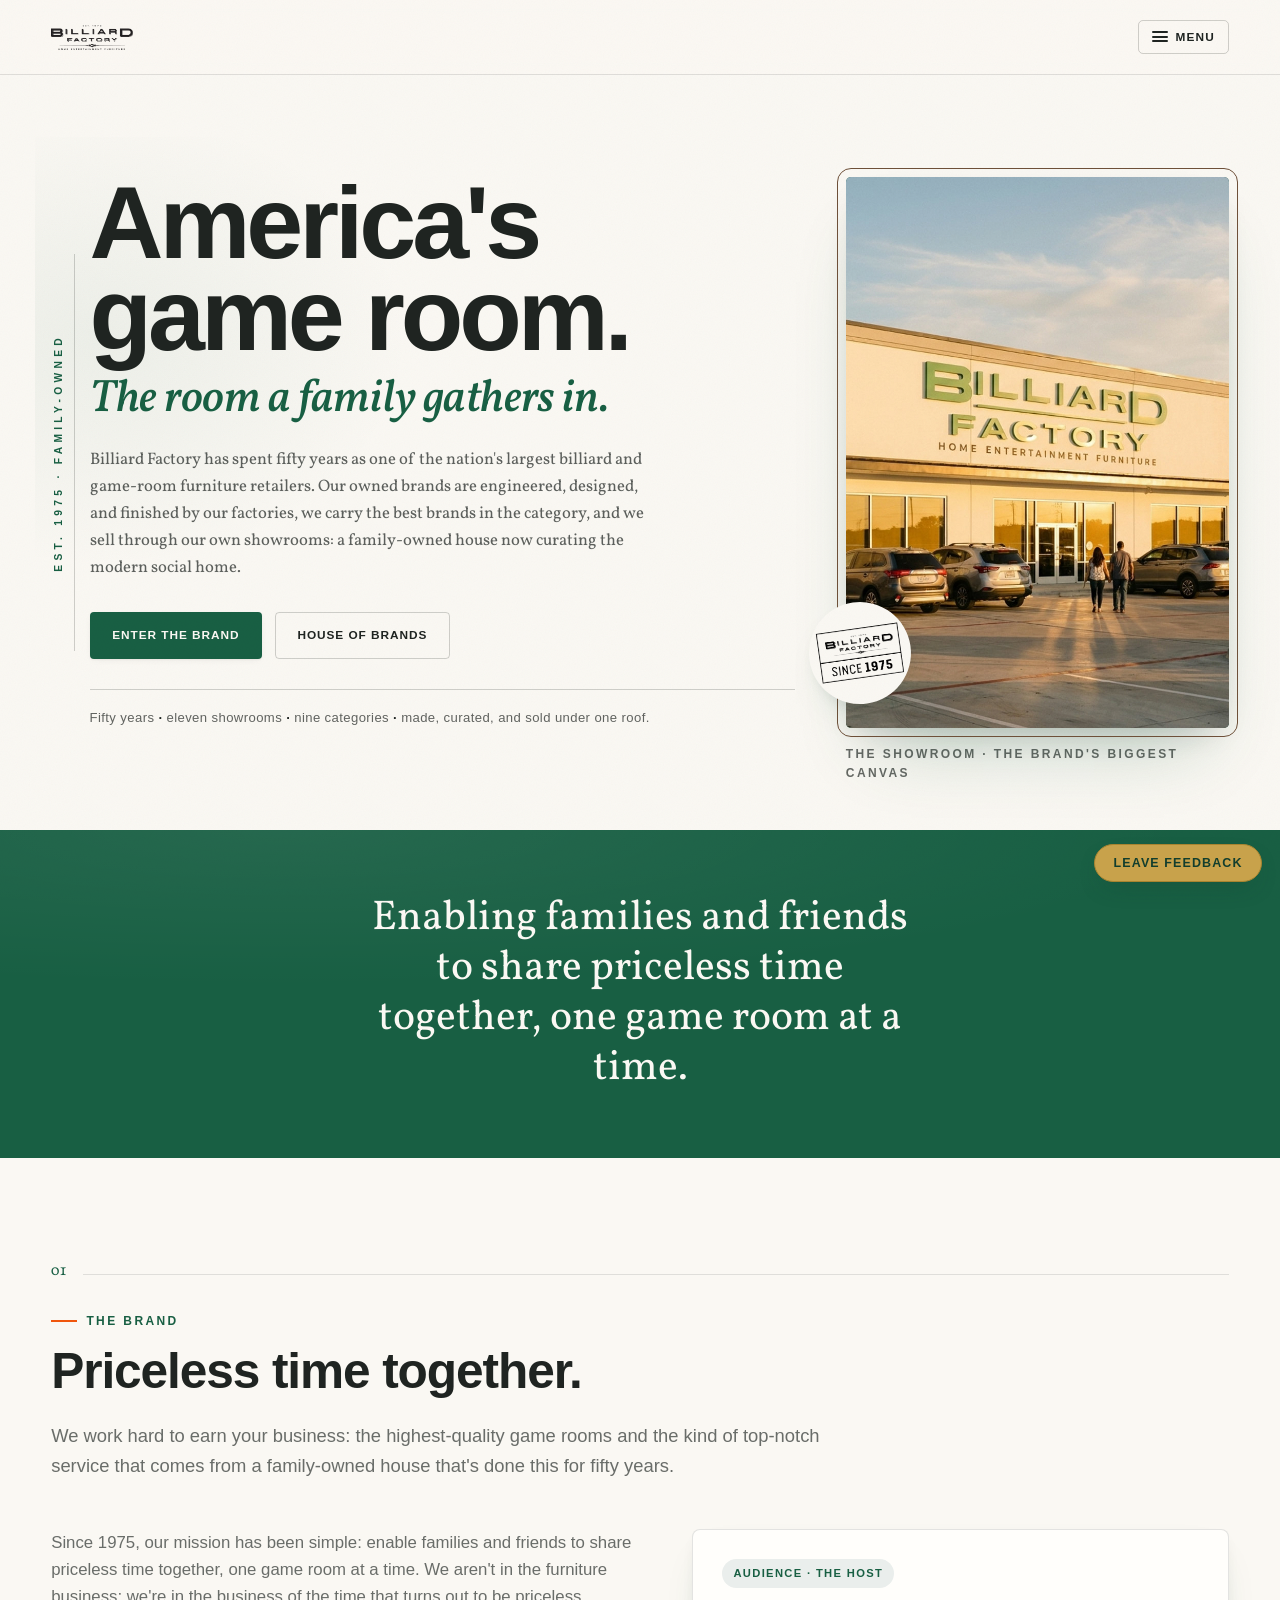
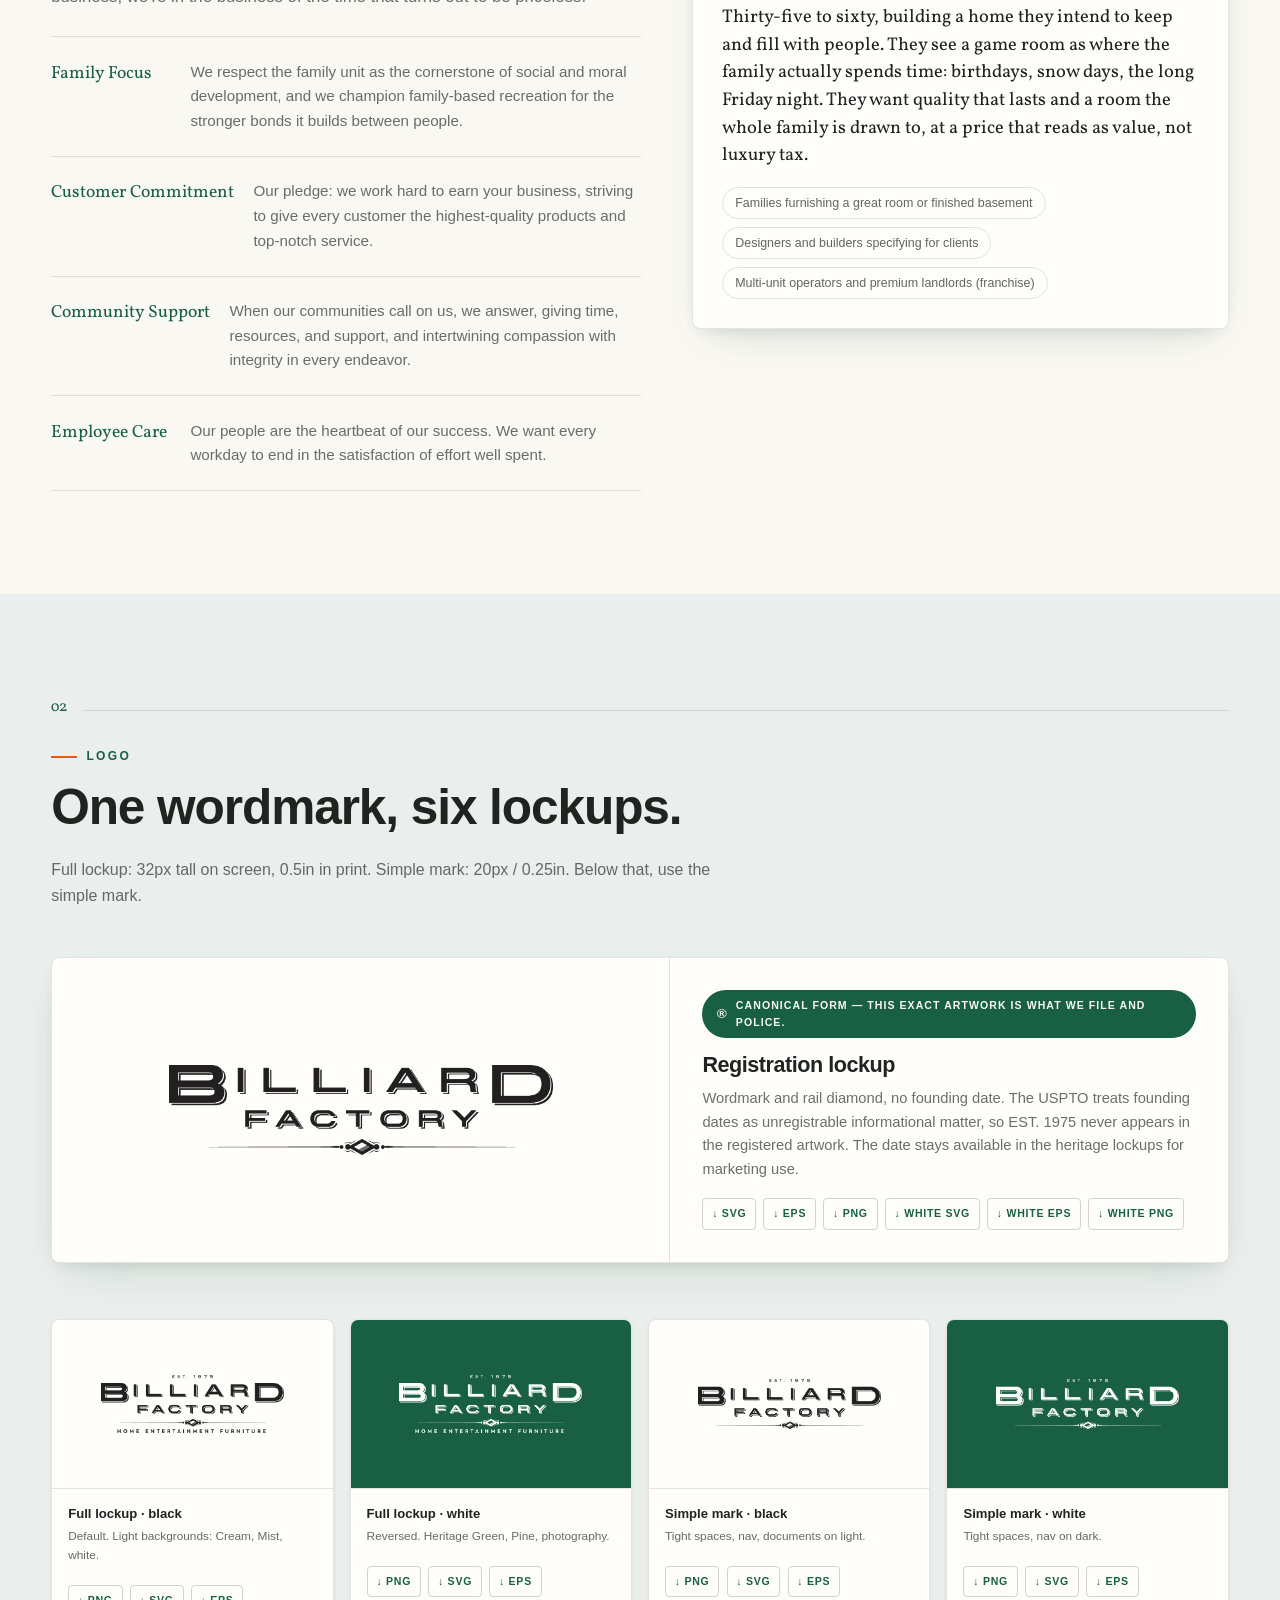
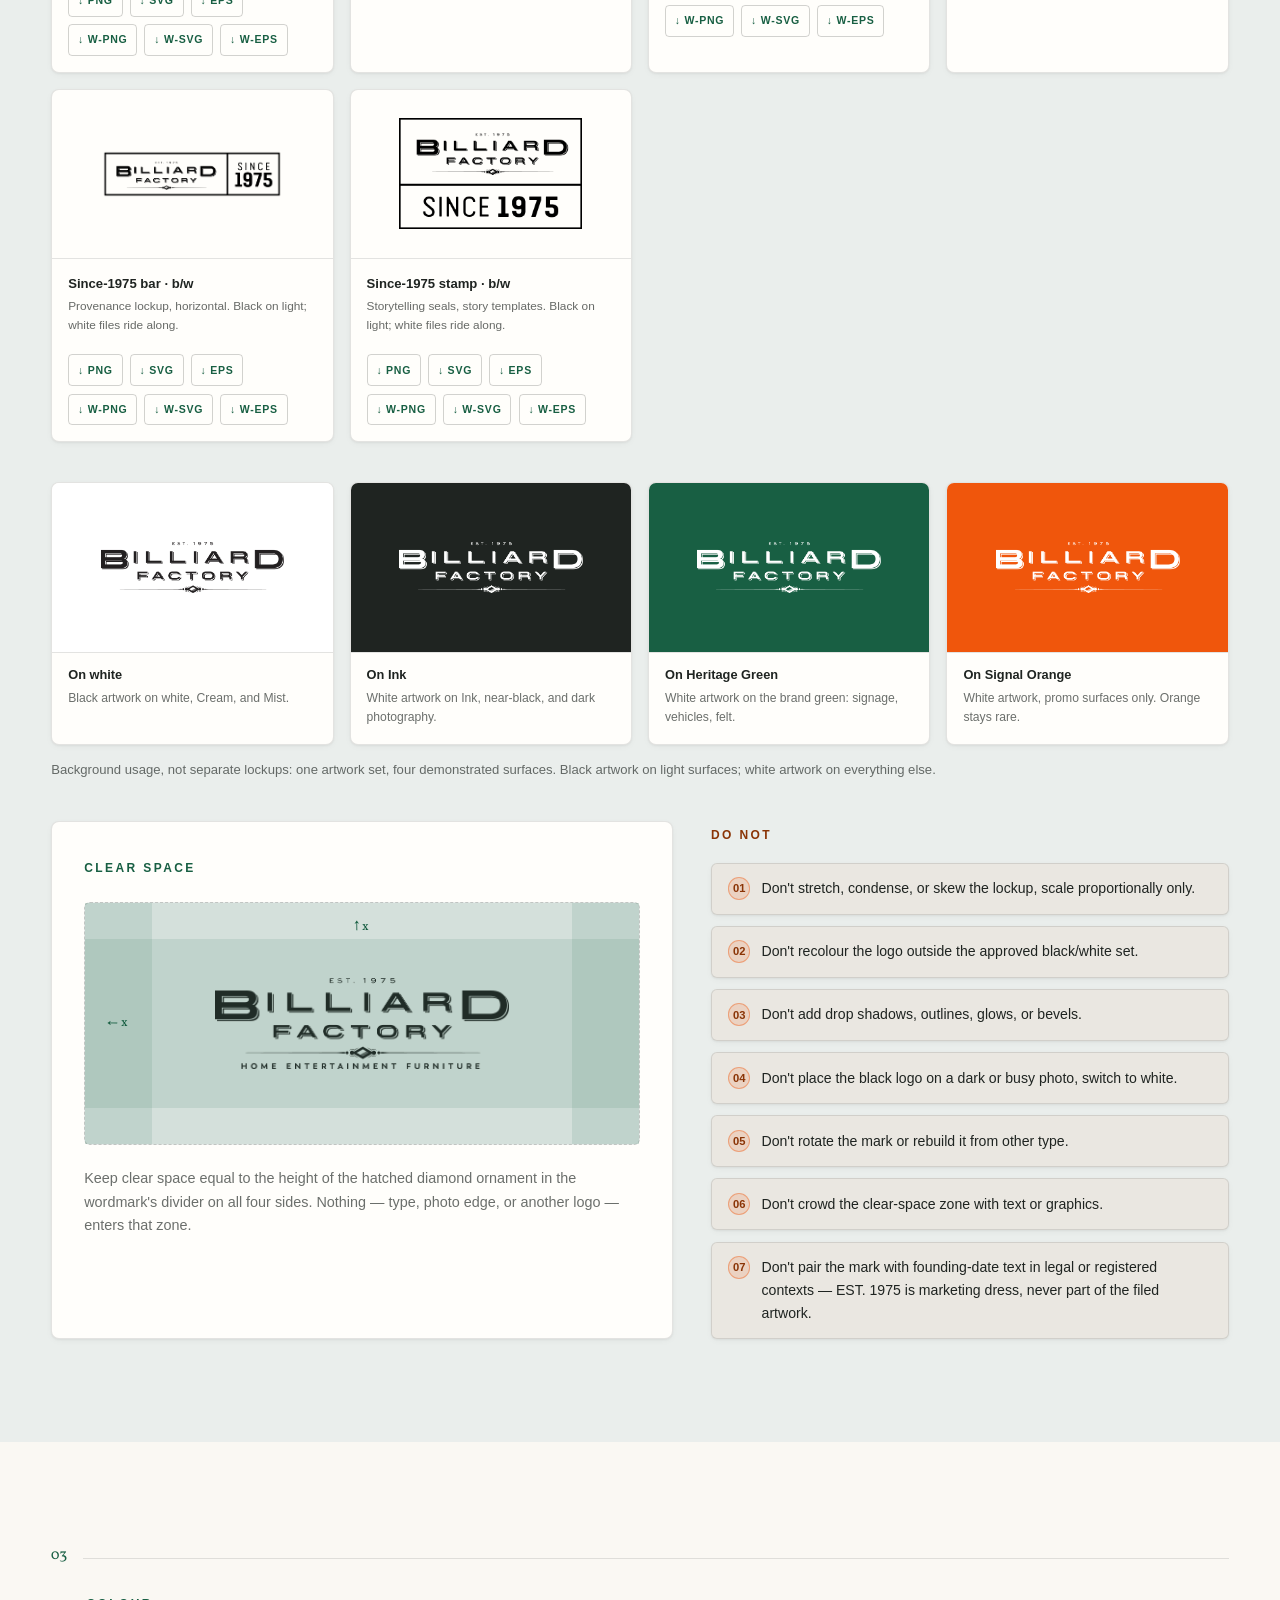
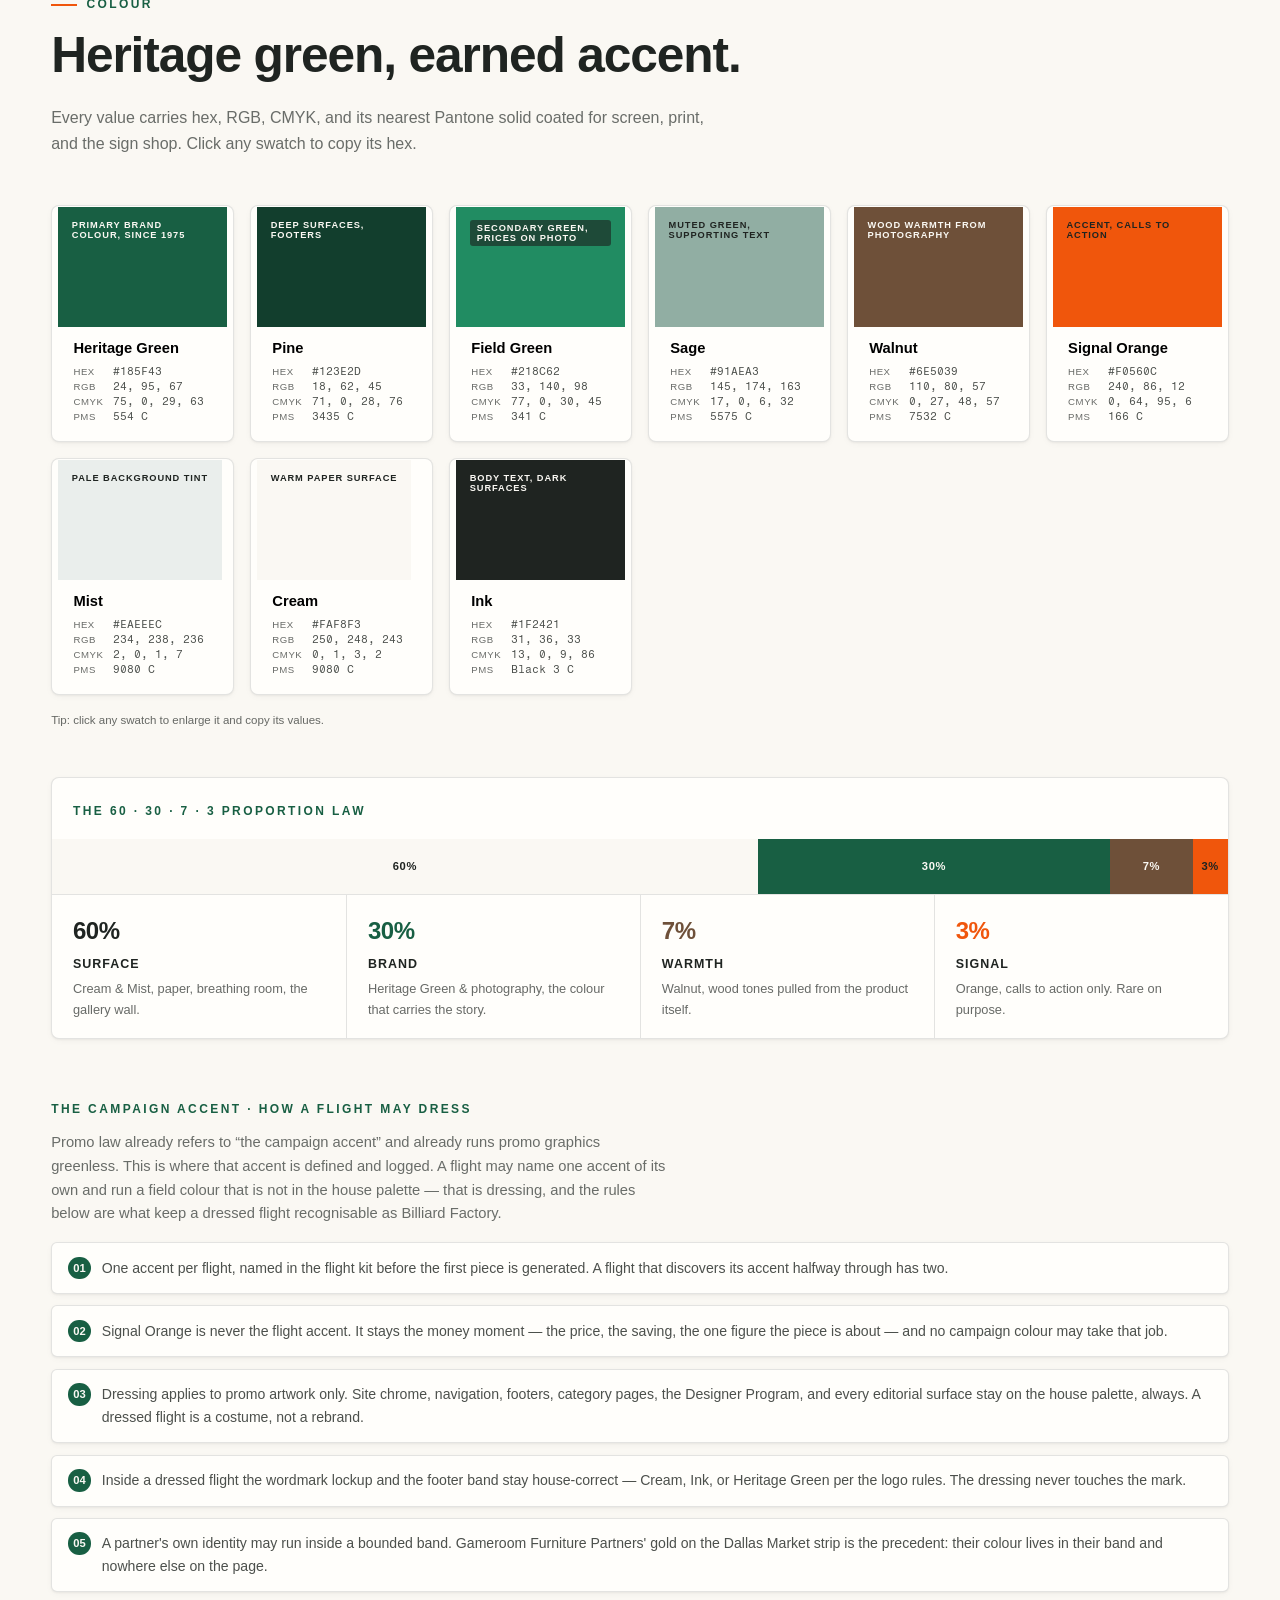
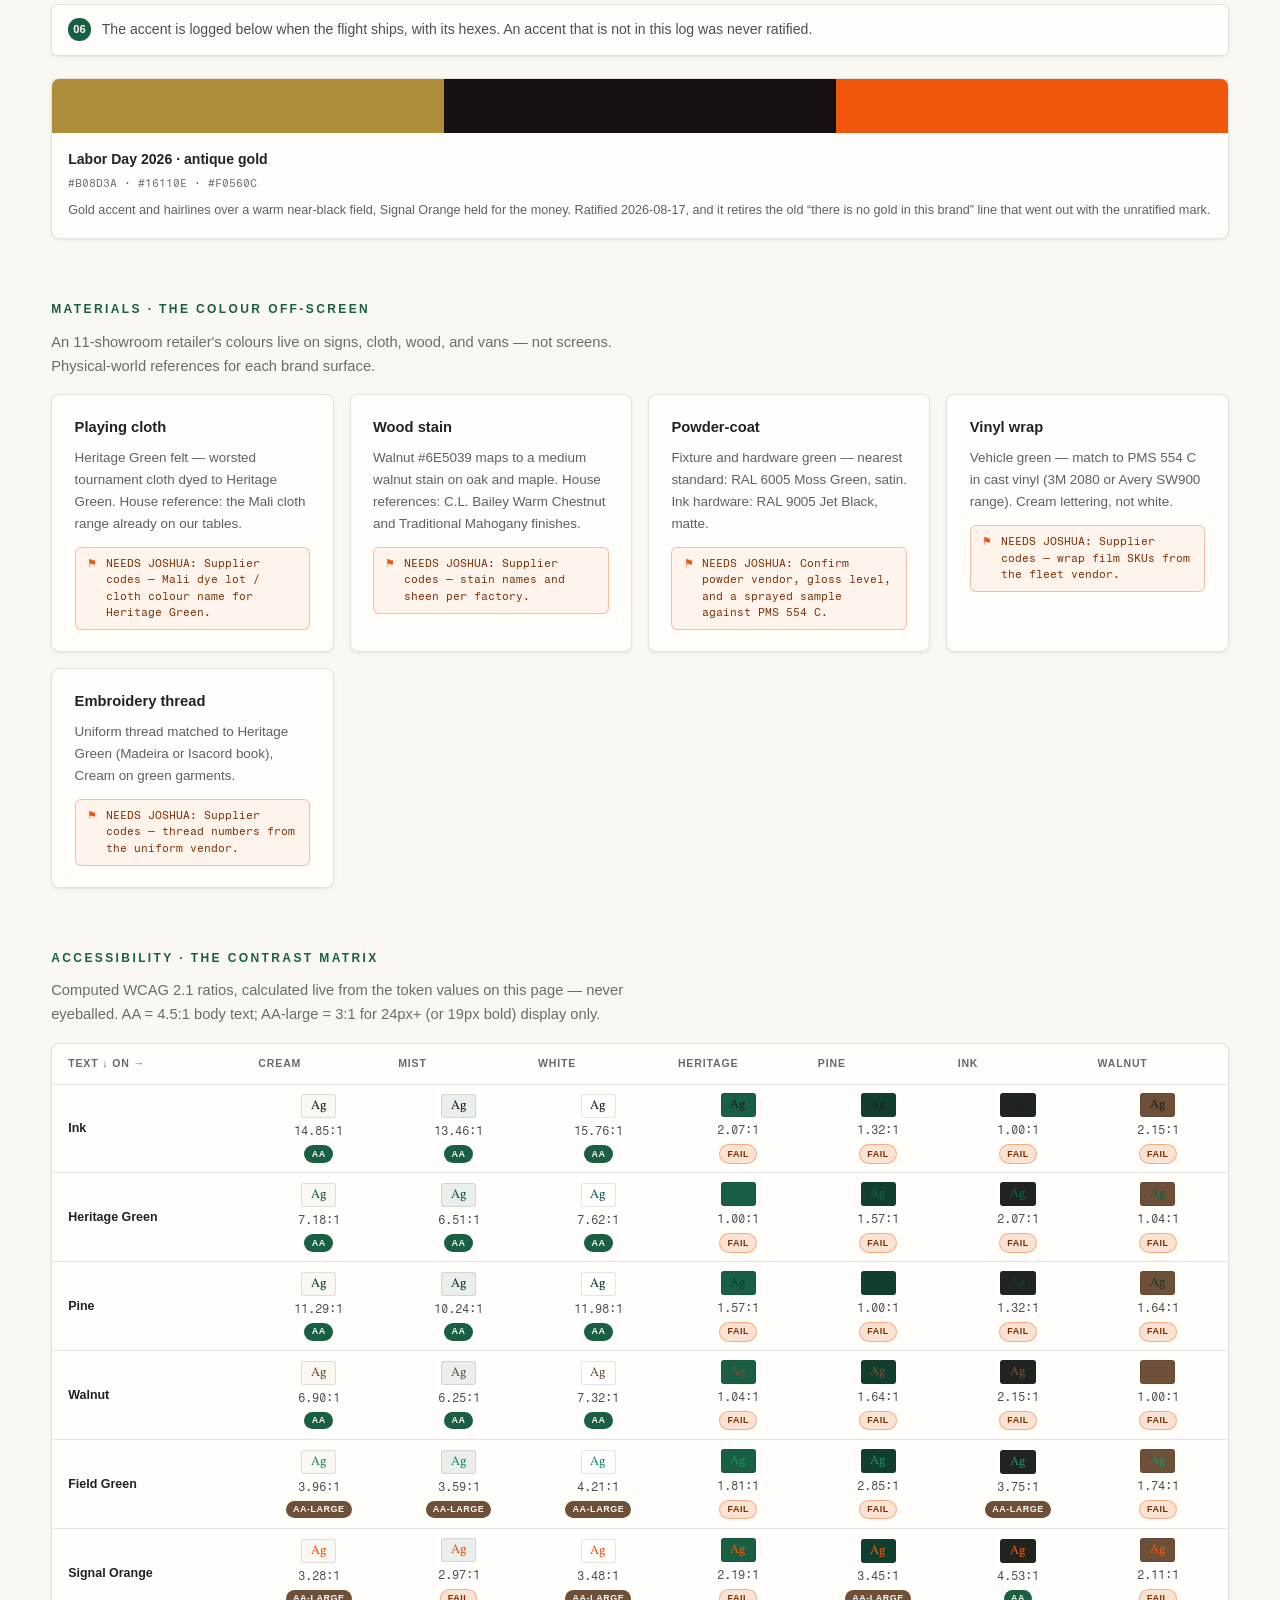
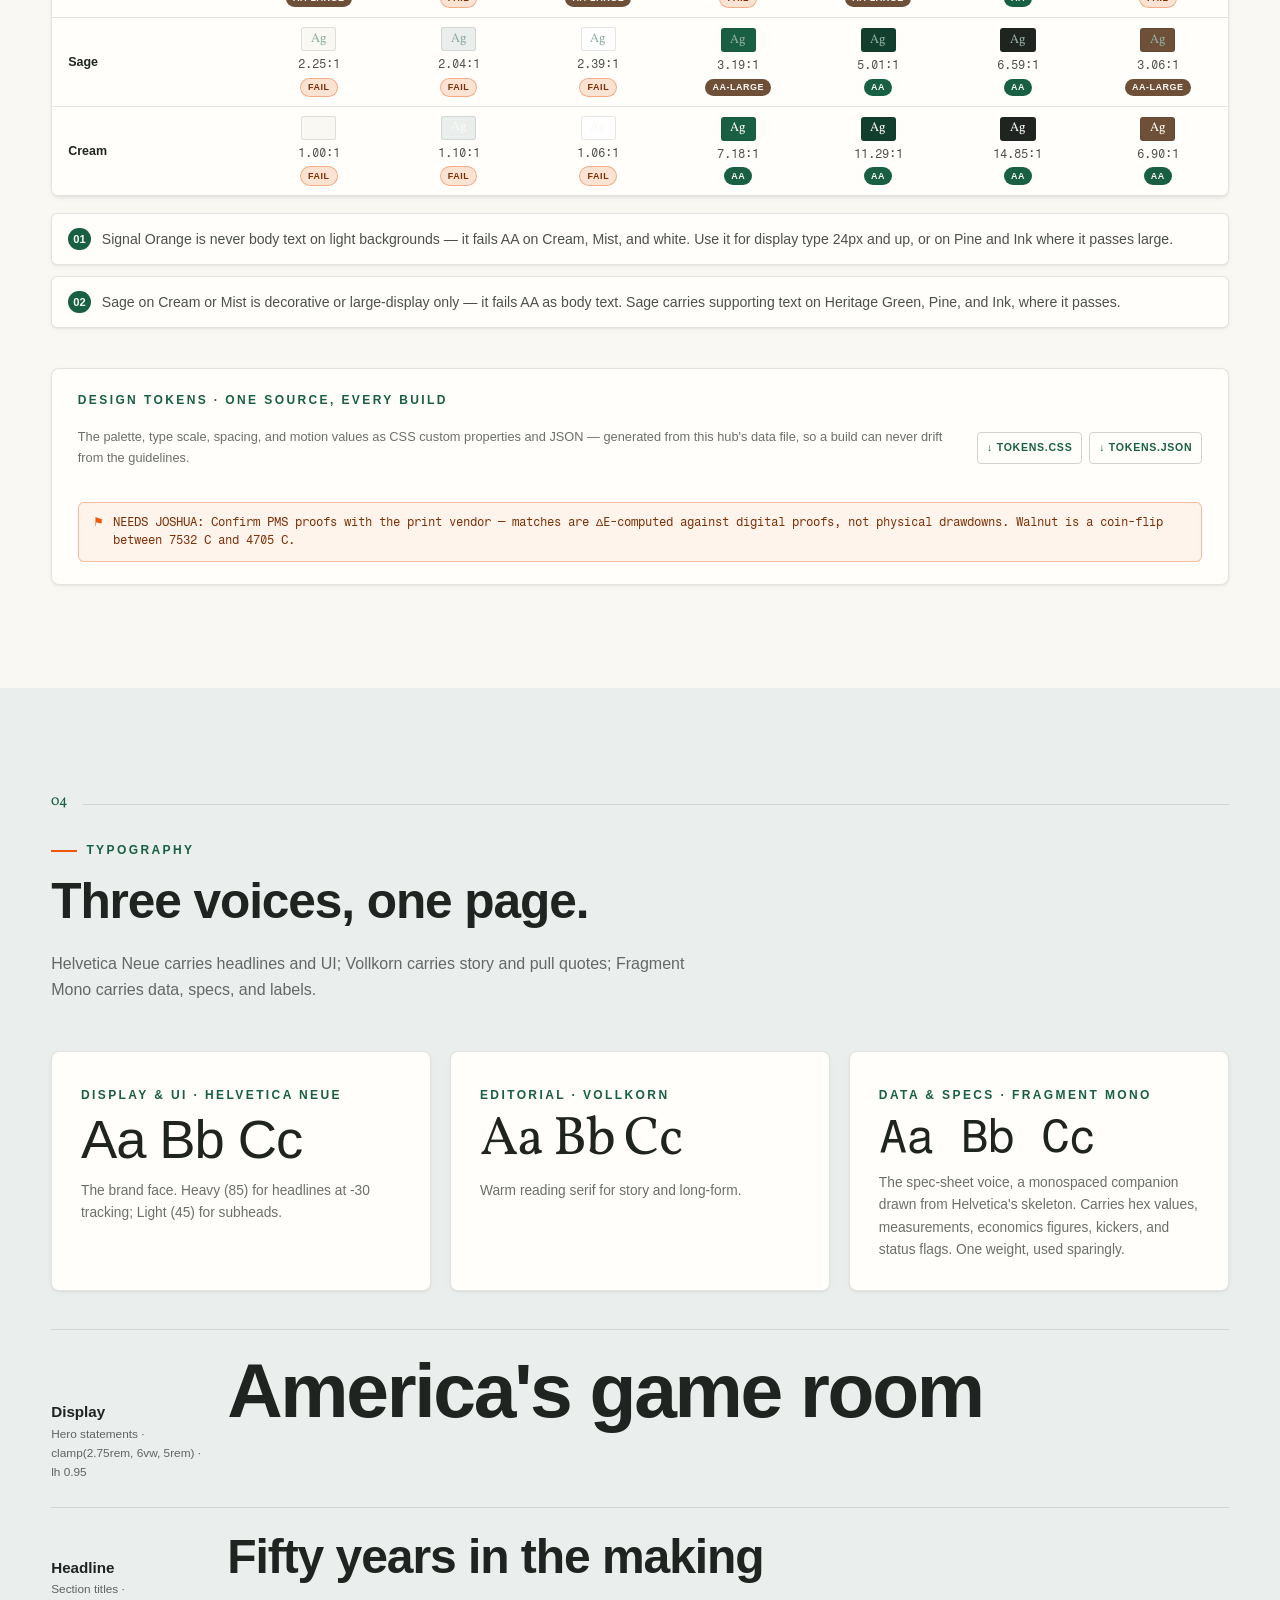
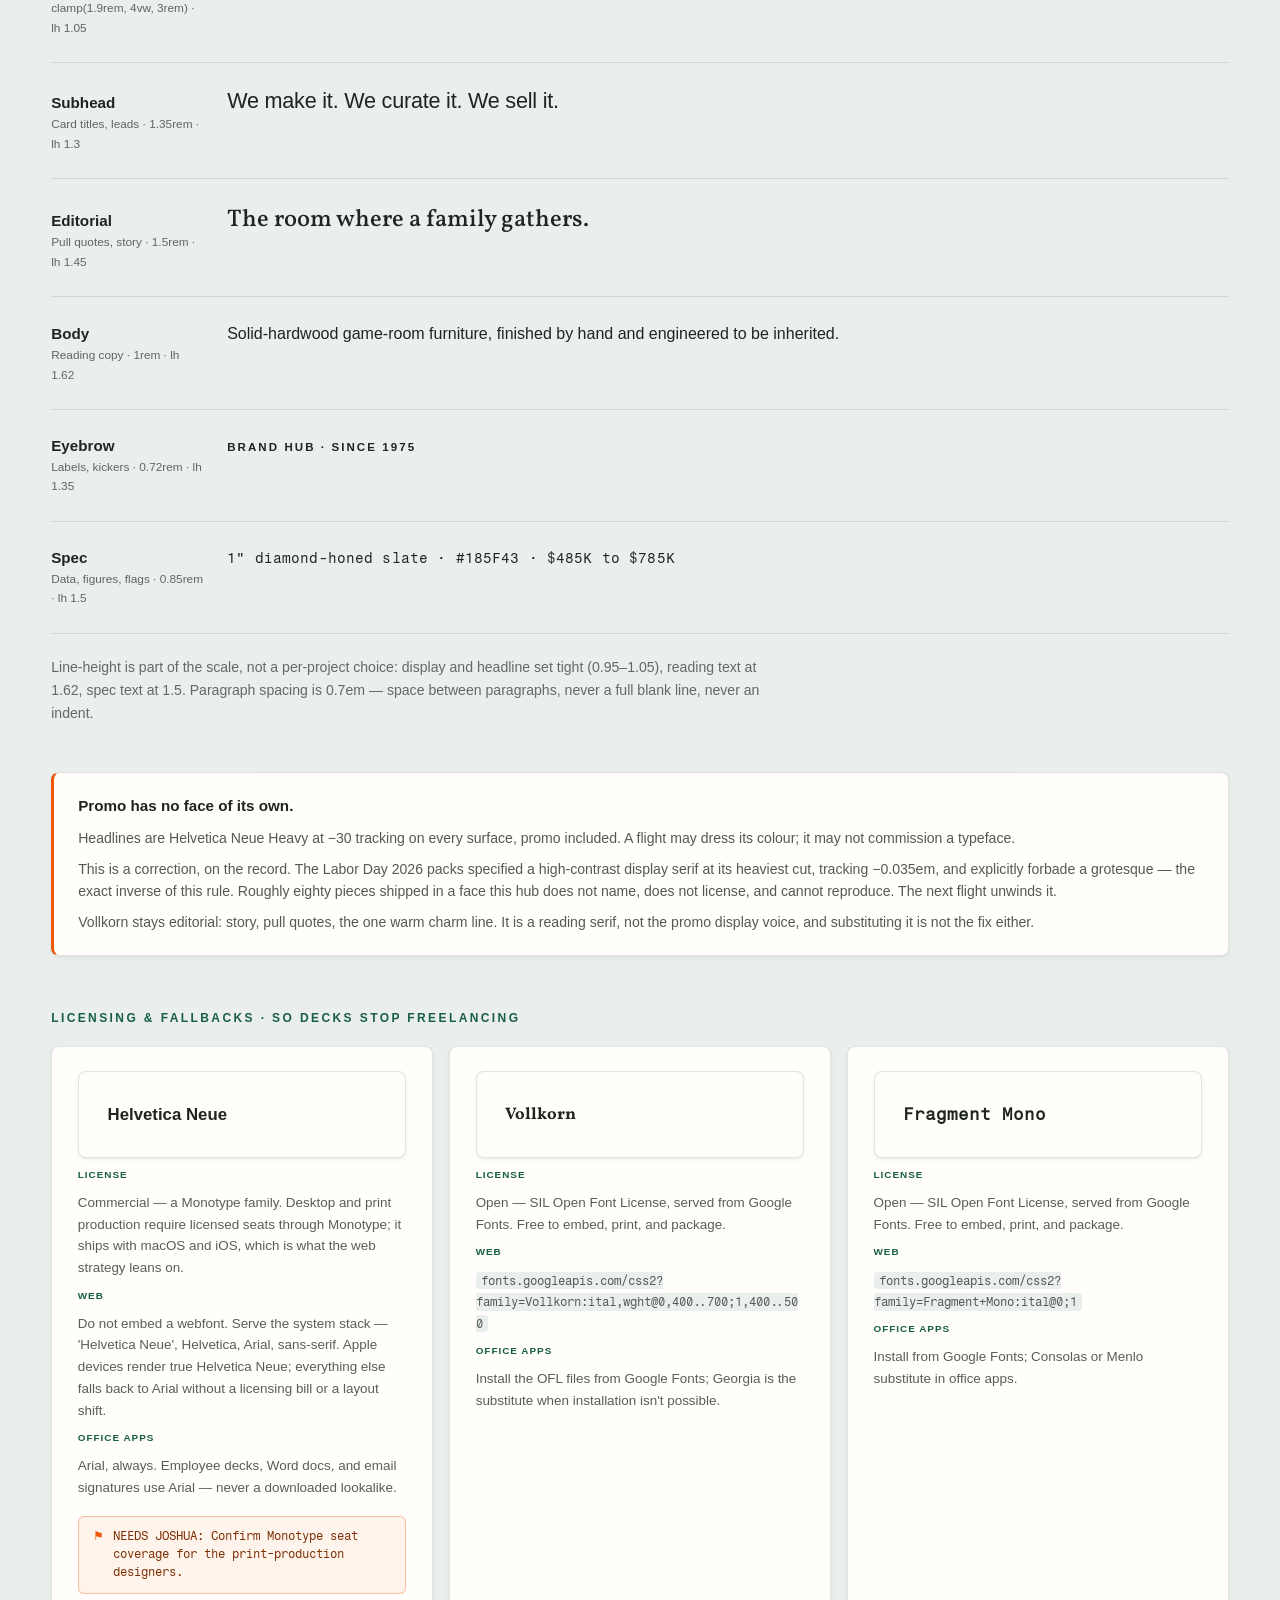
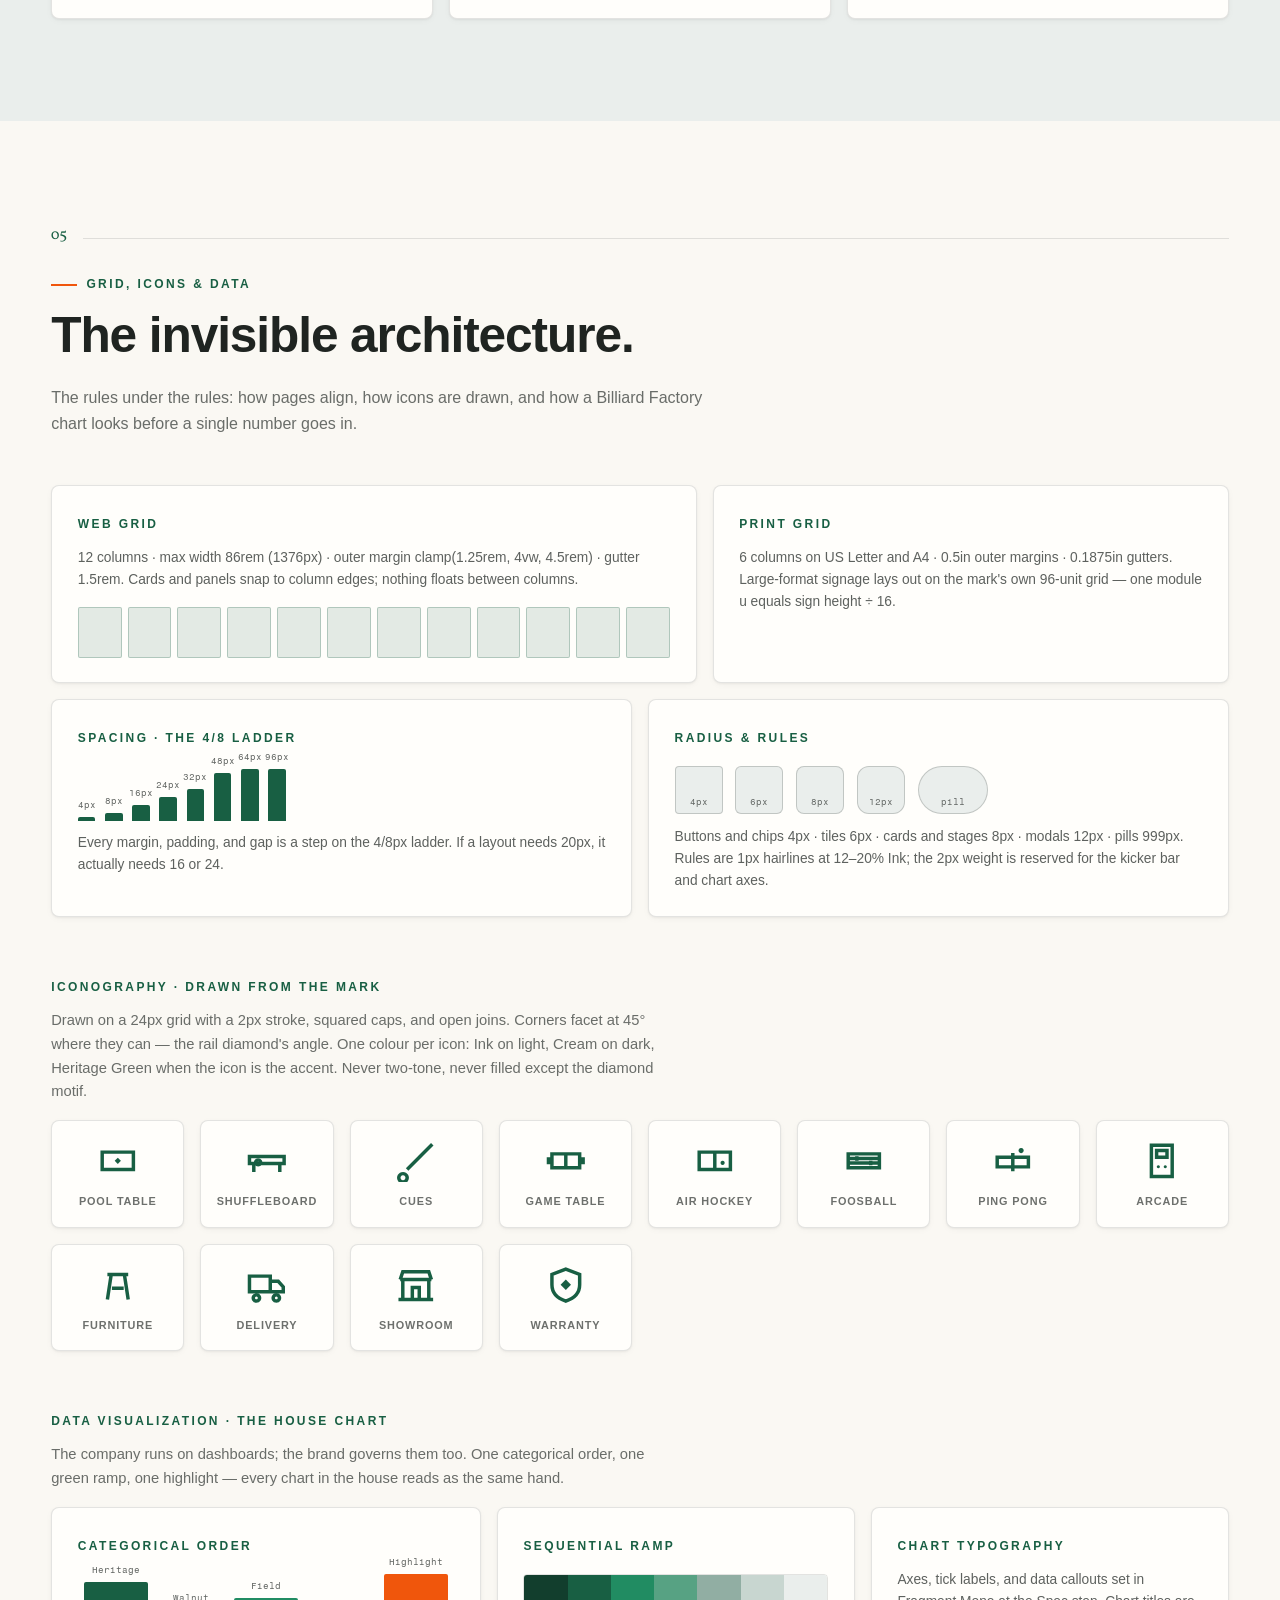
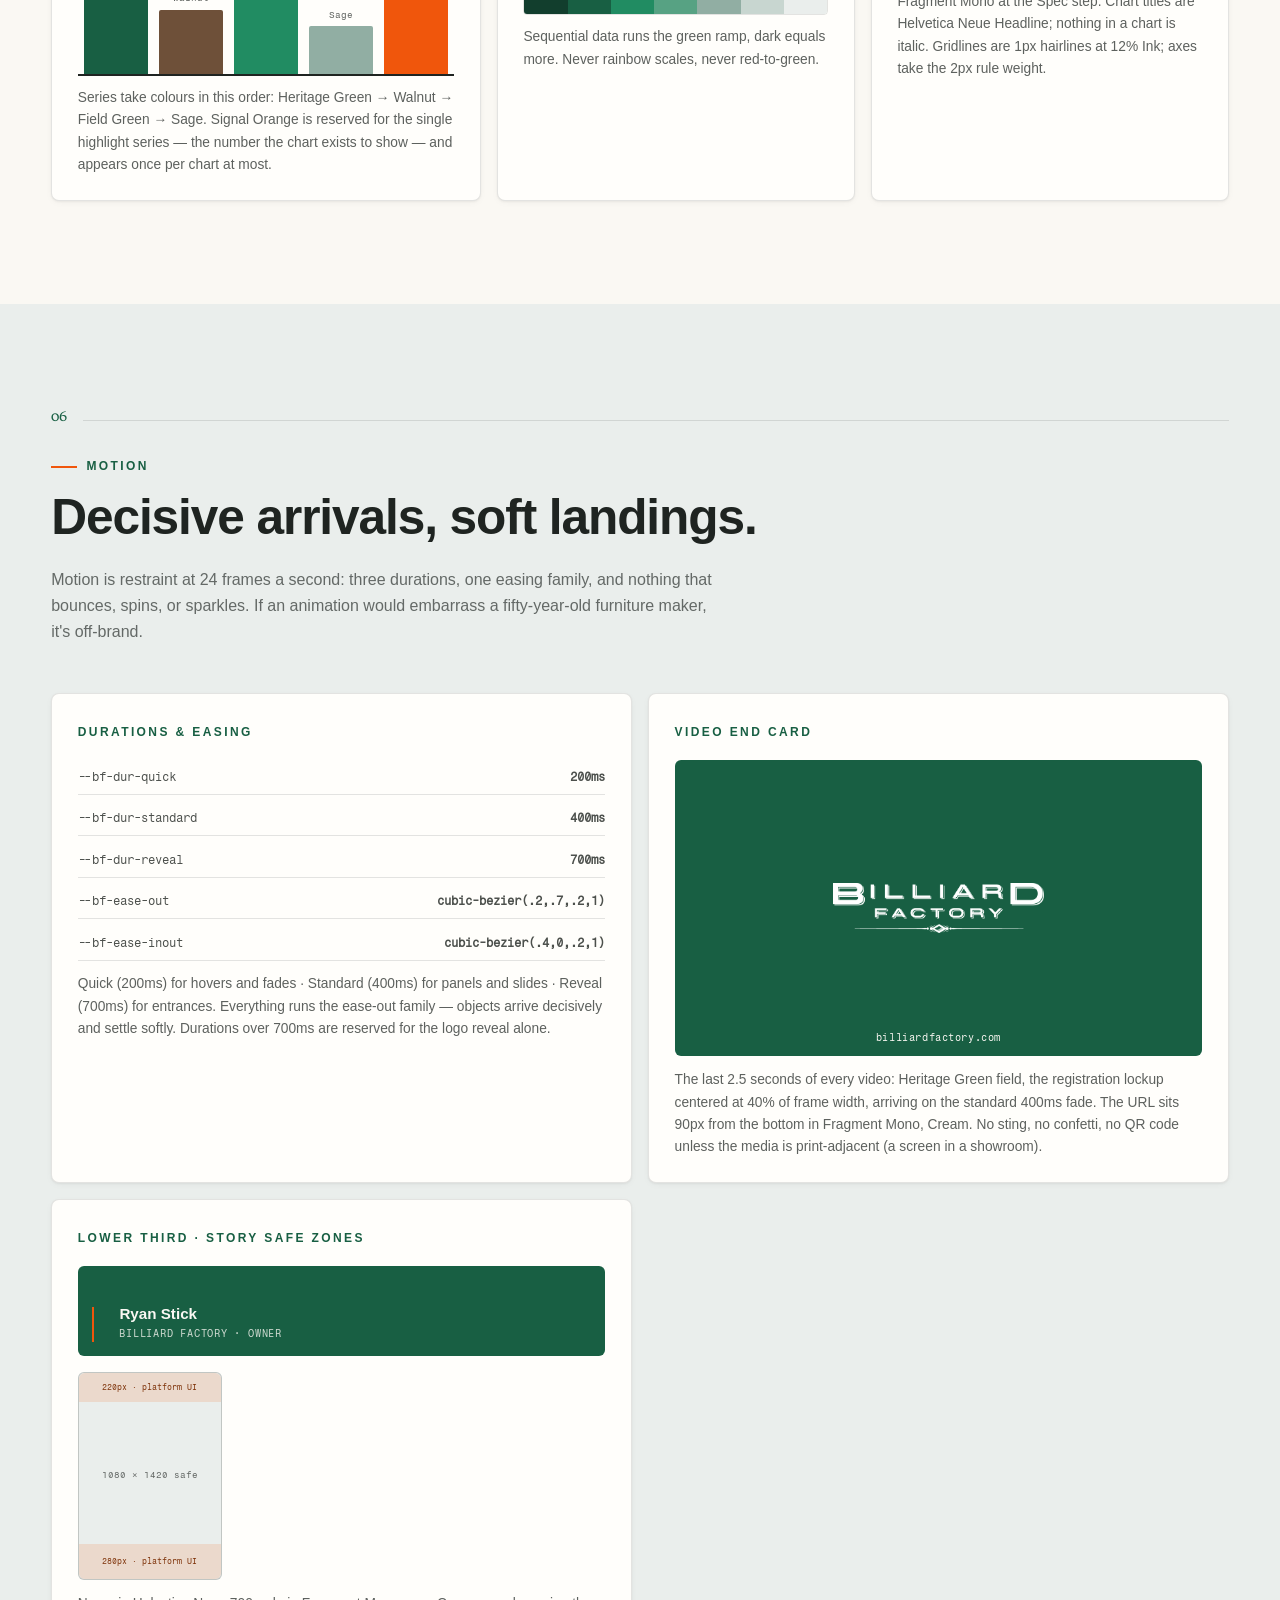
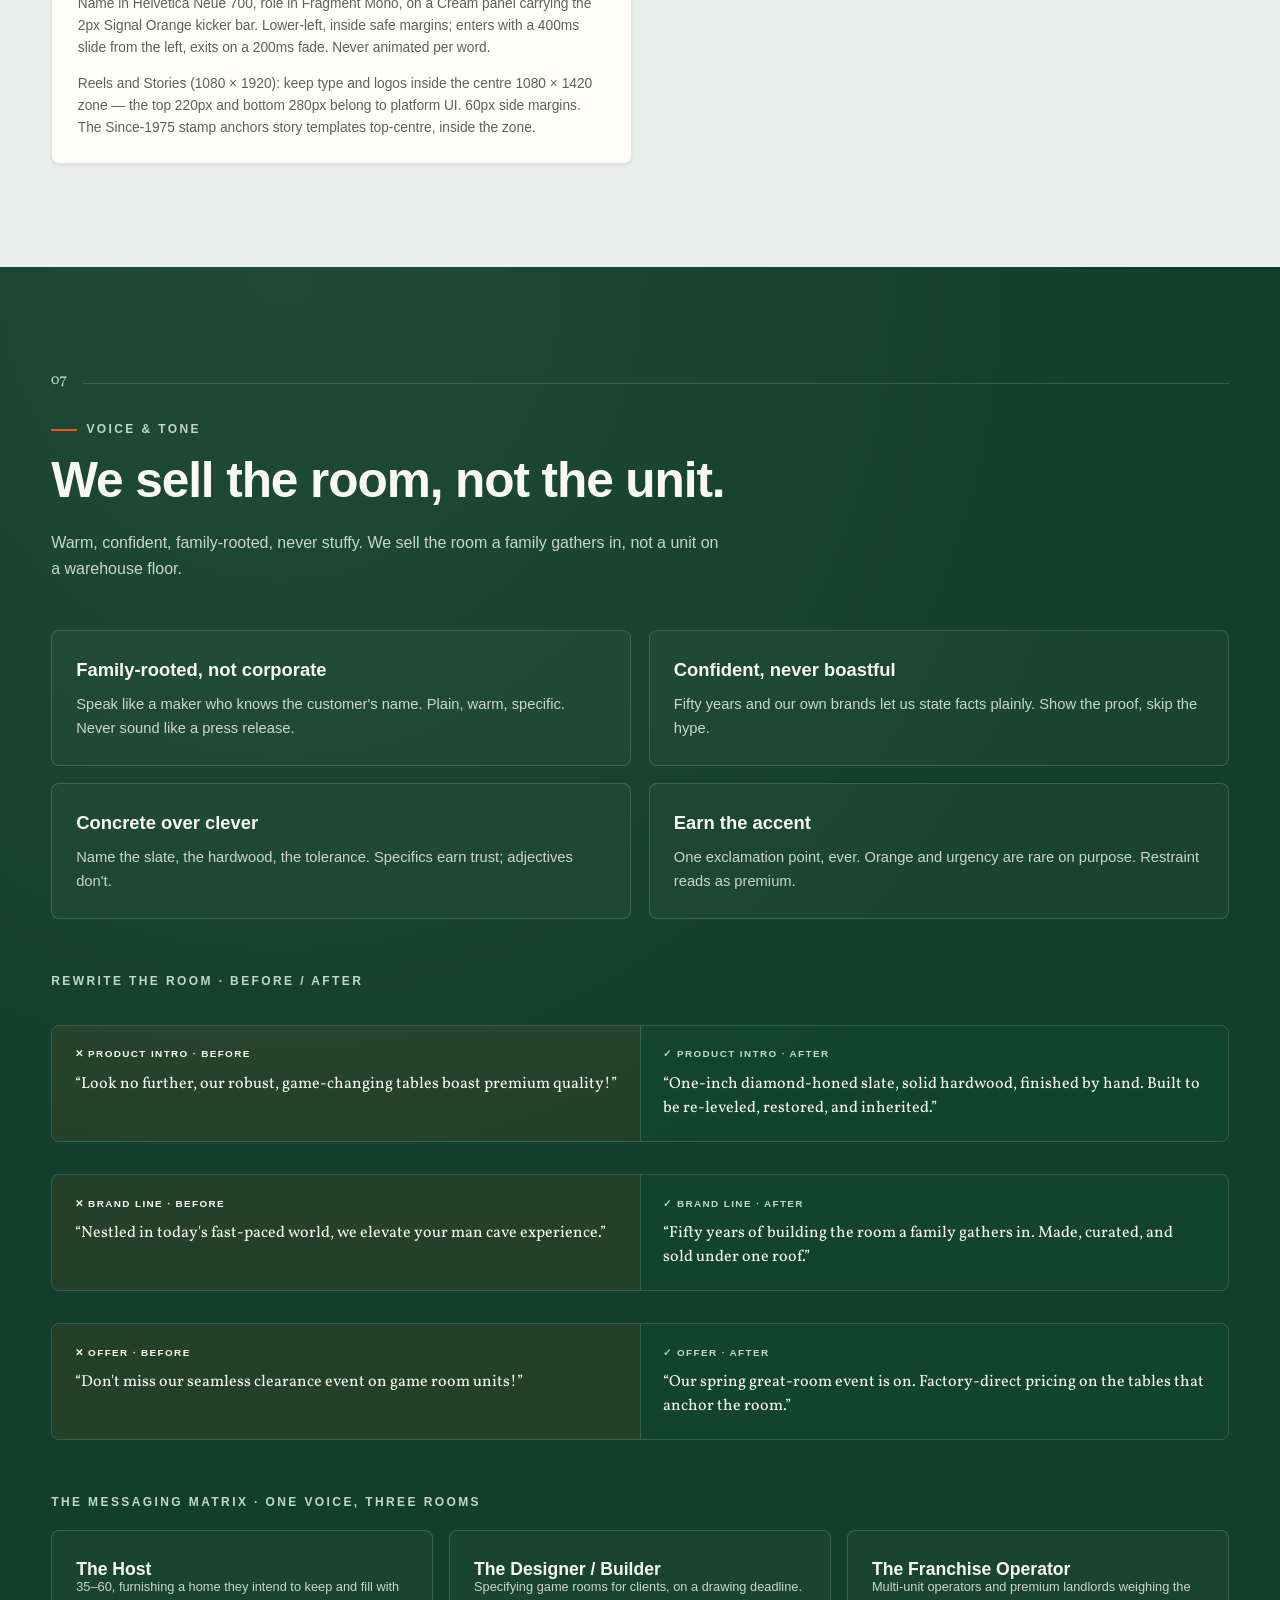
<file: site-a-creative-hub/index.html>
<!DOCTYPE html>
<html lang="en">
<head>
<meta charset="UTF-8" />
<meta name="viewport" content="width=device-width, initial-scale=1.0" />
<title>Billiard Factory · Brand Guidelines · America's Game Room Since 1975</title>
<meta name="description" content="The Billiard Factory brand guidelines and creative hub: foundations, logo, colour, typography, voice, art direction, and the house of brands: one living source of truth." />

<link rel="icon" href="../assets/favicon.ico" sizes="16x16 32x32 48x48" />
<link rel="icon" type="image/png" sizes="16x16" href="../assets/favicon-16.png" />
<link rel="icon" type="image/png" sizes="32x32" href="../assets/favicon-32.png" />
<link rel="icon" type="image/png" sizes="192x192" href="../assets/favicon-192.png" />
<link rel="icon" type="image/png" sizes="512x512" href="../assets/favicon-512.png" />
<link rel="apple-touch-icon" href="../assets/apple-touch-icon.png" />

<meta property="og:type" content="website" />
<meta property="og:title" content="Billiard Factory · Brand Guidelines" />
<meta property="og:description" content="America's game room. The living brand operating system: mark, colour, type, voice, applications, and governance." />
<meta property="og:image" content="https://billiard-factory-brand-hub.netlify.app/assets/social/og-template.png" />
<meta property="og:image:width" content="1200" />
<meta property="og:image:height" content="630" />
<meta name="twitter:card" content="summary_large_image" />

<link rel="preconnect" href="https://fonts.googleapis.com" />
<link rel="preconnect" href="https://fonts.gstatic.com" crossorigin />
<link href="https://fonts.googleapis.com/css2?family=Vollkorn:ital,wght@0,400;0,500;0,600;0,700;1,400;1,500&family=Fragment+Mono:ital@0;1&display=swap" rel="stylesheet" />

<style>
/* ============================================================= *
 *  BILLIARD FACTORY · BRAND GUIDELINES                           *
 *  Heritage Green #185F43 · Walnut #6E5039 · Signal Orange      *
 *  Helvetica Neue (display/UI) + Vollkorn (editorial)           *
 * ============================================================= */
:root{
  --forest:#185F43; --pine:#123E2D; --green:#218C62; --sage:#91AEA3;
  --mint:#EAEEEC; --cream:#FAF8F3; --paper:#FFFEFB; --orange:#F0560C; --walnut:#6E5039;
  --ink:#1F2421; --sage-2:#C2D6CD;
  --line:rgba(31,36,33,.12); --line-2:rgba(31,36,33,.20); --line-d:rgba(250,248,243,.16);
  --gut:clamp(1.25rem,4vw,4.5rem);
  --sans:'Helvetica Neue',Helvetica,Arial,sans-serif;
  --serif:'Vollkorn',Georgia,serif;
  --mono:'Fragment Mono',ui-monospace,Menlo,Consolas,monospace;
  /* layered depth: the antidote to "flat" */
  --sh-sm:0 1px 2px rgba(31,36,33,.05), 0 2px 8px -2px rgba(31,36,33,.06);
  --sh-md:0 6px 16px -8px rgba(31,36,33,.14), 0 18px 40px -20px rgba(24,95,67,.22);
  --sh-lg:0 14px 30px -14px rgba(31,36,33,.20), 0 40px 70px -30px rgba(24,95,67,.30);
}
*{ box-sizing:border-box; }
html{ scroll-behavior:smooth; scroll-padding-top:6rem; -webkit-text-size-adjust:100%; }
body{ margin:0; background:var(--cream); color:var(--ink); font-family:var(--sans); line-height:1.62; -webkit-font-smoothing:antialiased; overflow-x:hidden; }
@media (prefers-reduced-motion:reduce){ html{ scroll-behavior:auto; } .reveal{ opacity:1!important; transform:none!important; } }
img{ display:block; max-width:100%; }
a{ color:inherit; text-decoration:none; }
h1,h2,h3,h4{ margin:0; font-weight:700; letter-spacing:-.022em; line-height:1.05; }
p{ margin:0; }
hr{ border:none; border-top:1px solid var(--line); margin:0; }

.wrap{ max-width:86rem; margin:0 auto; padding:0 var(--gut); }
.eyebrow{ font-family:var(--sans); text-transform:uppercase; letter-spacing:.2em; font-size:.75rem; font-weight:700; }
.serif{ font-family:var(--serif); }
.measure{ max-width:42em; }
.muted{ color:rgba(31,36,33,.66); }

/* paper grain: fixed, subtle, kills the flat fill */
.grain{ position:fixed; inset:0; z-index:9999; pointer-events:none; opacity:.04; mix-blend-mode:multiply;
  background-image:url("data:image/svg+xml,%3Csvg xmlns='http://www.w3.org/2000/svg' width='140' height='140'%3E%3Cfilter id='n'%3E%3CfeTurbulence type='fractalNoise' baseFrequency='0.85' numOctaves='2' stitchTiles='stitch'/%3E%3C/filter%3E%3Crect width='100%25' height='100%25' filter='url(%23n)'/%3E%3C/svg%3E"); }

/* ---------- nav / clickable table of contents ---------- */
.nav{ position:sticky; top:0; z-index:60; background:rgba(250,248,243,.82); backdrop-filter:saturate(140%) blur(12px); border-bottom:1px solid var(--line); }
.nav .row{ display:flex; align-items:center; justify-content:space-between; height:4.6rem; gap:1rem; }
.nav .brand{ display:flex; align-items:center; gap:.7rem; }
.nav .brand img{ height:1.6rem; width:auto; }
.toc{ display:flex; align-items:center; gap:.2rem; }
.toc a{ font-size:.74rem; color:rgba(31,36,33,.68); padding:.42rem .5rem; border-radius:4px; transition:color .2s, background .2s; }
.toc a .ix{ font-size:.6rem; color:var(--forest); margin-right:.35rem; font-variant-numeric:tabular-nums; }
.toc a:hover{ color:var(--forest); background:rgba(24,95,67,.06); }
.toc a.active{ color:var(--forest); background:rgba(24,95,67,.09); }
.toc a.active .ix{ color:#8A3406; }
/* mobile nav */
.nav-toggle{ display:none; align-items:center; justify-content:center; gap:.45rem; background:none; border:1px solid var(--line-2); border-radius:5px; padding:.55rem .8rem; font-family:var(--sans); font-size:.74rem; font-weight:700; text-transform:uppercase; letter-spacing:.1em; color:var(--ink); cursor:pointer; }
.nav-toggle .bars{ display:inline-block; width:1rem; height:.7rem; position:relative; }
.nav-toggle .bars::before, .nav-toggle .bars::after, .nav-toggle .bars span{ content:""; position:absolute; left:0; right:0; height:2px; background:var(--ink); border-radius:2px; transition:transform .25s, opacity .2s; }
.nav-toggle .bars::before{ top:0; } .nav-toggle .bars span{ top:50%; transform:translateY(-50%); } .nav-toggle .bars::after{ bottom:0; }
.nav-toggle[aria-expanded="true"] .bars::before{ transform:translateY(5px) rotate(45deg); }
.nav-toggle[aria-expanded="true"] .bars span{ opacity:0; }
.nav-toggle[aria-expanded="true"] .bars::after{ transform:translateY(-5px) rotate(-45deg); }
.toc-mobile{ display:none; position:absolute; left:0; right:0; top:100%; background:var(--cream); border-bottom:1px solid var(--line); box-shadow:var(--sh-md); padding:.4rem var(--gut) 1.1rem; }
.toc-mobile.open{ display:grid; }
.toc-mobile a{ padding:.85rem .2rem; border-bottom:1px solid var(--line); font-size:1rem; color:var(--ink); display:flex; align-items:baseline; gap:.7rem; }
.toc-mobile a:last-child{ border-bottom:none; }
.toc-mobile a .ix{ font-size:.74rem; color:var(--forest); font-variant-numeric:tabular-nums; min-width:1.6rem; }
.toc-mobile a.active{ color:var(--forest); } .toc-mobile a.active .ix{ color:#8A3406; }
@media(max-width:1320px){ .toc{ display:none; } .nav-toggle{ display:inline-flex; } .nav .btn-forest{ display:none; } }
@media(min-width:1321px){ .toc-mobile{ display:none !important; } }
/* back to top */
.to-top{ position:fixed; right:clamp(1rem,3vw,2rem); bottom:clamp(1rem,3vw,2rem); z-index:55; width:3rem; height:3rem; border-radius:50%; border:1px solid var(--line-2); background:var(--forest); color:var(--cream); font-size:1.1rem; cursor:pointer; box-shadow:var(--sh-md); opacity:0; transform:translateY(12px); pointer-events:none; transition:opacity .3s, transform .3s; }
.to-top.show{ opacity:1; transform:none; pointer-events:auto; }
.to-top:hover{ background:var(--pine); }

.btn{ display:inline-flex; align-items:center; gap:.5rem; font-family:var(--sans); font-weight:700; text-transform:uppercase; letter-spacing:.08em; font-size:.74rem; padding:.78rem 1.35rem; border-radius:4px; transition:transform .2s, box-shadow .2s, background .2s, border-color .2s, color .2s; cursor:pointer; border:1px solid transparent; }
.btn-orange{ background:var(--orange); color:var(--cream); box-shadow:var(--sh-sm); } .btn-orange:hover{ transform:translateY(-1px); box-shadow:var(--sh-md); }
.btn-forest{ background:var(--forest); color:var(--cream); box-shadow:var(--sh-sm); } .btn-forest:hover{ transform:translateY(-1px); box-shadow:var(--sh-md); }
.btn-ghost{ border-color:var(--line-2); color:var(--ink); } .btn-ghost:hover{ border-color:var(--forest); color:var(--forest); }

/* ---------- section frame ---------- */
section{ position:relative; }
.pad{ padding:clamp(3.75rem,8vw,7.5rem) 0; }
.is-forest{ background:var(--forest); color:var(--cream); }
.is-pine{ background:var(--pine); color:var(--cream); }
.is-mint{ background:var(--mint); }
/* felt-like depth on dark green panels */
.felt{ position:relative; }
.felt::before{ content:""; position:absolute; inset:0; pointer-events:none;
  background:radial-gradient(120% 80% at 22% 0%, rgba(255,255,255,.06), transparent 60%); }
.felt > *{ position:relative; z-index:1; }

.sec-mark{ display:flex; align-items:baseline; gap:1rem; margin-bottom:1.2rem; }
.sec-mark .no{ font-family:var(--serif); font-size:.95rem; color:var(--forest); font-variant-numeric:tabular-nums; }
.is-forest .sec-mark .no, .is-pine .sec-mark .no{ color:var(--sage-2); }
.sec-mark .ln{ flex:1; height:1px; background:var(--line); }
.is-forest .sec-mark .ln, .is-pine .sec-mark .ln{ background:var(--line-d); }
.sec-head{ display:flex; align-items:flex-end; justify-content:space-between; gap:1.5rem 2.5rem; flex-wrap:wrap; margin-bottom:3rem; }
.sec-title{ font-size:clamp(1.95rem,4.2vw,3.1rem); }
.kicker{ display:inline-flex; align-items:center; gap:.6rem; color:var(--forest); margin-bottom:.9rem; }
.kicker .bar{ width:1.6rem; height:2px; background:var(--orange); }
.is-forest .kicker, .is-pine .kicker{ color:var(--sage-2); }

/* ---------- reveal motion ---------- */
.reveal{ opacity:0; transform:translateY(20px); transition:opacity .8s cubic-bezier(.2,.7,.2,1), transform .8s cubic-bezier(.2,.7,.2,1); }
.reveal.in{ opacity:1; transform:none; }

/* ---------- image / fallback ---------- */
.ph{ background:linear-gradient(135deg,var(--forest),var(--pine)); position:relative; }
.ph::after{ content:attr(data-label); position:absolute; inset:0; display:flex; align-items:center; justify-content:center; color:rgba(255,255,255,.78); font-family:var(--sans); font-weight:700; text-transform:uppercase; letter-spacing:.12em; font-size:.74rem; text-align:center; padding:1rem; }
.ph img{ position:relative; z-index:1; width:100%; height:100%; object-fit:cover; }

/* ---------- hero (bolder · editorial masthead) ---------- */
.hero{ position:relative; display:grid; grid-template-columns:1.32fr .68fr; gap:clamp(1.5rem,4vw,4rem); align-items:stretch; }
@media(max-width:920px){ .hero{ grid-template-columns:1fr; } }
.hero-type{ position:relative; display:flex; flex-direction:column; justify-content:center; padding-left:clamp(0px,3vw,3.2rem); }
.hero-type::before{ content:""; position:absolute; inset:-2.5rem -1rem -2.5rem -1rem; z-index:-1; pointer-events:none;
  background:radial-gradient(58% 52% at 8% 32%, rgba(24,95,67,.06), transparent 70%); }
/* vertical provenance rule replaces the eyebrow chip */
.hero-est{ position:absolute; left:0; top:0; bottom:0; display:flex; align-items:center; }
.hero-est span{ writing-mode:vertical-rl; transform:rotate(180deg); font-size:.64rem; font-weight:700; letter-spacing:.42em; text-transform:uppercase; color:var(--forest); white-space:nowrap; }
.hero-est::before{ content:""; position:absolute; left:1.4rem; top:14%; bottom:14%; width:1px; background:var(--line-2); }
@media(max-width:920px){ .hero-est{ display:none; } .hero-type{ padding-left:0; } }
.mast{ font-weight:700; letter-spacing:-.04em; line-height:.9; font-size:clamp(2.9rem,8.2vw,6.4rem); }
.mast .clause{ display:block; font-family:var(--serif); font-style:italic; font-weight:500; letter-spacing:-.012em; line-height:1.02; font-size:clamp(1.45rem,3.6vw,2.85rem); color:var(--forest); margin-top:.34em; }
.hero .lead{ font-size:1.04rem; margin-top:1.5rem; color:rgba(31,36,33,.72); max-width:34em; }
.proof{ margin-top:1.9rem; padding-top:1.05rem; border-top:1px solid var(--line-2); font-size:.82rem; letter-spacing:.03em; color:rgba(31,36,33,.7); }
.proof b{ color:var(--ink); font-weight:700; }
.hero-figwrap{ position:relative; }
.hero-fig{ position:relative; border-radius:5px; overflow:hidden; box-shadow:var(--sh-lg); height:100%; min-height:clamp(20rem,54vh,34rem); outline:1px solid var(--walnut); outline-offset:.55rem; }
@media(max-width:920px){ .hero-fig{ min-height:23rem; } }
.hero-seal{ position:absolute; left:-2.3rem; bottom:1.5rem; z-index:3; width:6.4rem; height:6.4rem; border-radius:50%; background:var(--cream); display:flex; align-items:center; justify-content:center; transform:rotate(-8deg); box-shadow:var(--sh-md); }
.hero-seal img{ width:80%; height:auto; }
@media(max-width:920px){ .hero-seal{ left:auto; right:.8rem; bottom:.8rem; width:5.2rem; height:5.2rem; } }
.hero-cap{ margin-top:1.05rem; }

/* ---------- pivot band ---------- */
.pivot{ text-align:center; }
.pivot .q{ font-size:clamp(1.6rem,3.6vw,2.6rem); max-width:22ch; margin:0 auto; line-height:1.2; }

/* ---------- foundations ---------- */
.found-grid{ display:grid; grid-template-columns:1.1fr 1fr; gap:clamp(1.5rem,4vw,4rem); align-items:start; }
@media(max-width:880px){ .found-grid{ grid-template-columns:1fr; } }
.found-lead{ font-size:1.15rem; }
.values{ display:grid; gap:0; border-top:1px solid var(--line); }
.value{ display:grid; grid-template-columns:auto 1fr; gap:1.2rem; padding:1.4rem 0; border-bottom:1px solid var(--line); }
.value .vn{ font-family:var(--serif); font-size:1.1rem; color:var(--forest); min-width:7.5rem; }
.persona{ background:var(--paper); border:1px solid var(--line); border-radius:8px; padding:1.8rem; box-shadow:var(--sh-md); }
.persona .tag{ display:inline-block; background:var(--mint); color:var(--forest); font-size:.7rem; font-weight:700; text-transform:uppercase; letter-spacing:.12em; padding:.35rem .7rem; border-radius:999px; margin-bottom:1rem; }
.persona .chips{ display:flex; flex-wrap:wrap; gap:.5rem; margin-top:1.1rem; }
.persona .chip{ font-size:.78rem; color:rgba(31,36,33,.7); border:1px solid var(--line); border-radius:999px; padding:.3rem .75rem; }

/* ---------- logo ---------- */
.logo-wall{ display:grid; grid-template-columns:repeat(4,1fr); gap:1rem; }
@media(max-width:880px){ .logo-wall{ grid-template-columns:repeat(2,1fr); } }
.logo-card{ border-radius:8px; overflow:hidden; border:1px solid var(--line); background:var(--paper); box-shadow:var(--sh-sm); transition:transform .25s, box-shadow .25s; }
.logo-card:hover{ transform:translateY(-3px); box-shadow:var(--sh-md); }
.logo-card .stage{ aspect-ratio:5/3; display:flex; align-items:center; justify-content:center; padding:1.6rem; }
.logo-card .stage.dark{ background:var(--forest); }
.logo-card .stage img{ max-height:100%; max-width:80%; width:auto; object-fit:contain; }
.logo-card .meta{ padding:.85rem 1rem 1.05rem; border-top:1px solid var(--line); display:flex; align-items:flex-end; justify-content:space-between; gap:.7rem; }
.logo-card .meta .nm{ font-size:.82rem; font-weight:700; }
.logo-card .meta .us{ font-size:.74rem; color:rgba(31,36,33,.68); margin-top:.2rem; }
.logo-card .dl{ flex:none; display:inline-flex; align-items:center; gap:.3rem; font-size:.66rem; font-weight:700; text-transform:uppercase; letter-spacing:.07em; color:var(--forest); border:1px solid var(--line-2); border-radius:4px; padding:.4rem .55rem; white-space:nowrap; transition:background .2s, border-color .2s, color .2s, transform .2s; }
.logo-card .dl:hover{ background:var(--forest); border-color:var(--forest); color:var(--cream); transform:translateY(-1px); }

/* ---------- the mark (v5) ---------- */
.needs{ display:inline-flex; align-items:flex-start; gap:.55rem; background:rgba(240,86,12,.06); border:1px solid rgba(240,86,12,.35); border-radius:6px; padding:.7rem .9rem; font-family:var(--mono); font-size:.74rem; color:#7C2F05; line-height:1.5; margin-top:1.1rem; }
.needs::before{ content:"⚑"; color:var(--orange); }
.dlrow{ display:flex; flex-wrap:wrap; gap:.45rem; }
.dlrow a{ display:inline-flex; align-items:center; gap:.3rem; font-size:.66rem; font-weight:700; text-transform:uppercase; letter-spacing:.07em; color:var(--forest); border:1px solid var(--line-2); border-radius:4px; padding:.4rem .55rem; white-space:nowrap; transition:background .2s, border-color .2s, color .2s; }
.dlrow a:hover{ background:var(--forest); border-color:var(--forest); color:var(--cream); }
.reg-card{ background:var(--paper); border:1px solid var(--line); border-radius:8px; overflow:hidden; box-shadow:var(--sh-md); margin-bottom:3.5rem; display:grid; grid-template-columns:1.05fr .95fr; }
@media(max-width:880px){ .reg-card{ grid-template-columns:1fr; } }
.reg-card .stage{ display:flex; align-items:center; justify-content:center; padding:2.6rem; }
.reg-card .stage img{ width:min(24rem,90%); }
.reg-card .body{ padding:2rem; border-left:1px solid var(--line); display:flex; flex-direction:column; justify-content:center; }
@media(max-width:880px){ .reg-card .body{ border-left:none; border-top:1px solid var(--line); } }
.reg-badge{ display:inline-flex; align-self:flex-start; align-items:center; gap:.5rem; background:var(--forest); color:var(--cream); font-size:.66rem; font-weight:700; text-transform:uppercase; letter-spacing:.1em; border-radius:999px; padding:.45rem .9rem; margin-bottom:1rem; }
.reg-badge::before{ content:"®"; font-size:.85rem; }
.bgrow{ display:grid; grid-template-columns:repeat(4,1fr); gap:1rem; margin-top:2.5rem; }
@media(max-width:880px){ .bgrow{ grid-template-columns:repeat(2,1fr); } }
.bgrow .b{ border-radius:8px; overflow:hidden; border:1px solid var(--line); box-shadow:var(--sh-sm); background:var(--paper); }
.bgrow .b .stage{ aspect-ratio:5/3; display:flex; align-items:center; justify-content:center; padding:1.4rem; }
.bgrow .b .stage img{ max-width:78%; }
.bgrow .b .meta{ padding:.8rem 1rem 1rem; border-top:1px solid var(--line); font-size:.76rem; color:rgba(31,36,33,.66); }
.bgrow .b .meta .nm{ font-weight:700; font-size:.8rem; color:var(--ink); margin-bottom:.15rem; }
.favrow{ display:flex; flex-wrap:wrap; align-items:center; gap:1rem; background:var(--paper); border:1px solid var(--line); border-radius:8px; padding:1.4rem 1.6rem; margin-top:2.5rem; box-shadow:var(--sh-sm); }
.favrow img{ image-rendering:auto; border-radius:6px; }

.logo-rules{ display:grid; grid-template-columns:1.2fr 1fr; gap:clamp(1.5rem,3vw,3rem); margin-top:2.5rem; align-items:stretch; }
@media(max-width:880px){ .logo-rules{ grid-template-columns:1fr; } }
.clearspace{ background:var(--paper); border:1px solid var(--line); border-radius:8px; padding:2rem; box-shadow:var(--sh-sm); }
.cs-frame{ position:relative; margin:1.4rem 0; aspect-ratio:16/7; border:1px dashed var(--line-2); border-radius:6px; display:flex; align-items:center; justify-content:center; background:var(--mint); }
.cs-frame img{ height:38%; width:auto; }
.cs-frame .pad{ position:absolute; background:rgba(24,95,67,.1); }
.cs-frame .pad.t{ top:0; left:0; right:0; height:18%; } .cs-frame .pad.b{ bottom:0; left:0; right:0; height:18%; }
.cs-frame .pad.l{ left:0; top:0; bottom:0; width:12%; } .cs-frame .pad.r{ right:0; top:0; bottom:0; width:12%; }
.cs-frame .x{ position:absolute; z-index:2; font-family:var(--serif); font-size:.8rem; color:var(--forest); }
.cs-frame .x.top{ top:6%; } .cs-frame .x.left{ left:4%; }
.misuse{ display:grid; gap:.7rem; }
.misuse .m{ display:grid; grid-template-columns:auto 1fr; gap:.7rem; align-items:start; background:rgba(240,86,12,.045); border:1px solid var(--line); border-radius:6px; padding:.85rem 1rem; box-shadow:var(--sh-sm); font-size:.88rem; }
.misuse .m .no{ display:inline-flex; align-items:center; justify-content:center; width:1.4rem; height:1.4rem; border-radius:50%; background:rgba(240,86,12,.14); border:1px solid rgba(240,86,12,.4); color:#8A3406; font-weight:700; font-size:.7rem; }

/* ---------- colour ---------- */
.kit{ display:grid; grid-template-columns:repeat(auto-fit,minmax(168px,1fr)); gap:1rem; }
.sw{ border-radius:8px; overflow:hidden; border:1px solid var(--line); background:var(--paper); box-shadow:var(--sh-sm); transition:transform .22s, box-shadow .22s; text-align:left; cursor:pointer; display:flex; flex-direction:column; }
.sw:hover{ transform:translateY(-3px); box-shadow:var(--sh-md); }
.sw .chip{ height:7.5rem; display:flex; align-items:flex-start; justify-content:space-between; padding:.85rem; }
.sw .chip .role{ font-size:.58rem; text-transform:uppercase; letter-spacing:.1em; font-weight:700; max-width:9rem; }
.sw .chip .role.scrim{ background:#1E4A38; color:#FAF8F3; padding:.18rem .45rem; border-radius:3px; }
.sw .spec{ padding:.85rem .95rem 1.05rem; }
.sw .spec .nm{ font-weight:700; font-size:.92rem; }
.sw .spec dl{ margin:.55rem 0 0; display:grid; grid-template-columns:auto 1fr; gap:.12rem .6rem; font-size:.72rem; }
.sw .spec dt{ color:rgba(31,36,33,.68); text-transform:uppercase; letter-spacing:.06em; font-size:.6rem; align-self:center; }
.sw .spec dd{ margin:0; font-family:var(--mono); font-size:.68rem; color:rgba(31,36,33,.8); }
.copyhint{ font-size:.72rem; color:rgba(31,36,33,.68); margin-top:1rem; }
/* colour lightbox */
.sw-modal{ position:fixed; inset:0; z-index:200; display:none; align-items:center; justify-content:center; padding:clamp(1rem,4vw,3rem); background:rgba(18,62,45,.62); backdrop-filter:blur(3px); }
.sw-modal.open{ display:flex; }
.sm-panel{ position:relative; width:min(34rem,100%); background:var(--paper); border-radius:12px; overflow:hidden; box-shadow:var(--sh-lg); }
.sm-close{ position:absolute; top:.75rem; right:.75rem; z-index:2; width:2.1rem; height:2.1rem; border-radius:50%; border:none; background:rgba(250,248,243,.88); color:var(--ink); font-size:.95rem; cursor:pointer; box-shadow:var(--sh-sm); }
.sm-close:hover{ background:var(--cream); }
.sm-color{ height:min(46vh,21rem); width:100%; }
.sm-foot{ display:flex; align-items:flex-end; justify-content:space-between; gap:1.2rem; padding:1.4rem 1.5rem 1.6rem; }
.sm-name{ font-size:1.5rem; font-weight:700; letter-spacing:-.02em; }
.sm-role{ font-size:.74rem; text-transform:uppercase; letter-spacing:.1em; color:rgba(31,36,33,.68); font-weight:700; margin-top:.25rem; }
.sm-spec{ display:flex; flex-wrap:wrap; gap:.25rem 1.3rem; margin-top:.9rem; }
.sm-spec div{ display:flex; gap:.5rem; align-items:baseline; }
.sm-spec .k{ font-size:.58rem; text-transform:uppercase; letter-spacing:.08em; color:rgba(31,36,33,.68); font-weight:700; }
.sm-spec .v{ font-family:var(--mono); font-size:.8rem; color:rgba(31,36,33,.85); }
.sm-copy{ flex:none; background:var(--forest); color:var(--cream); border:none; border-radius:5px; font-family:var(--sans); font-weight:700; text-transform:uppercase; letter-spacing:.08em; font-size:.72rem; padding:.72rem 1.1rem; cursor:pointer; transition:background .2s; }
.sm-copy:hover{ background:var(--pine); }
@media (prefers-reduced-motion:no-preference){ .sw-modal.open .sm-panel{ animation:smIn .35s cubic-bezier(.2,.7,.2,1); } }
@keyframes smIn{ from{ opacity:0; transform:translateY(14px) scale(.985); } to{ opacity:1; transform:none; } }

/* ---------- materials + contrast matrix (v5) ---------- */
.mats{ display:grid; grid-template-columns:repeat(auto-fit,minmax(230px,1fr)); gap:1rem; }
.mats .mat{ background:var(--paper); border:1px solid var(--line); border-radius:8px; padding:1.3rem 1.4rem; box-shadow:var(--sh-sm); }
.mats .mat .sf{ font-weight:700; font-size:.92rem; margin-bottom:.45rem; }
.mats .mat p{ font-size:.84rem; color:rgba(31,36,33,.72); }
.mats .mat .needs{ margin-top:.8rem; font-size:.68rem; padding:.5rem .7rem; }
.cmx-wrap{ overflow-x:auto; border:1px solid var(--line); border-radius:8px; background:var(--paper); box-shadow:var(--sh-sm); }
.cmx{ border-collapse:collapse; width:100%; min-width:46rem; font-family:var(--mono); font-size:.72rem; }
.cmx th{ font-family:var(--sans); font-size:.66rem; text-transform:uppercase; letter-spacing:.08em; padding:.7rem .6rem; border-bottom:1px solid var(--line); text-align:left; color:rgba(31,36,33,.68); }
.cmx th:first-child{ padding-left:1rem; }
.cmx td{ padding:0; border-bottom:1px solid var(--line); }
.cmx td:first-child{ font-family:var(--sans); font-weight:700; font-size:.78rem; padding:.65rem 1rem; white-space:nowrap; }
.cmx .cell{ display:flex; flex-direction:column; align-items:center; justify-content:center; gap:.25rem; padding:.55rem .4rem; min-width:5.4rem; }
.cmx .pair{ display:flex; align-items:center; justify-content:center; width:2.2rem; height:1.5rem; border-radius:3px; border:1px solid var(--line); font-family:var(--serif); font-size:.8rem; }
.cmx .rt{ color:rgba(31,36,33,.8); }
.cmx .badge{ font-family:var(--sans); font-size:.56rem; font-weight:700; letter-spacing:.06em; padding:.1rem .45rem; border-radius:999px; }
.cmx .badge.aa{ background:#185F43; color:#FAF8F3; }
.cmx .badge.aal{ background:#6E5039; color:#FAF8F3; }
.cmx .badge.fail{ background:#FBE3D4; color:#7C2F05; border:1px solid rgba(240,86,12,.4); }
.cmx-rule{ display:grid; grid-template-columns:auto 1fr; gap:.7rem; align-items:start; background:var(--paper); border:1px solid var(--line); border-radius:6px; padding:.85rem 1rem; box-shadow:var(--sh-sm); font-size:.88rem; color:rgba(31,36,33,.8); }
.cmx-rule .no{ display:inline-flex; align-items:center; justify-content:center; width:1.4rem; height:1.4rem; border-radius:50%; background:var(--forest); color:var(--cream); font-weight:700; font-size:.7rem; }

.prop{ margin-top:3rem; background:var(--paper); border:1px solid var(--line); border-radius:8px; overflow:hidden; box-shadow:var(--sh-sm); }
.prop .bar{ display:flex; height:3.4rem; }
.prop .bar span{ display:flex; align-items:center; justify-content:center; font-size:.7rem; font-weight:700; letter-spacing:.05em; }
.prop .legend{ display:grid; grid-template-columns:repeat(auto-fit,minmax(180px,1fr)); gap:0; }
.prop .legend .it{ padding:1.1rem 1.3rem; border-top:1px solid var(--line); }
.prop .legend .it:not(:first-child){ border-left:1px solid var(--line); }
.prop .legend .sh{ font-size:1.5rem; font-weight:700; letter-spacing:-.02em; }
.prop .legend .lb{ font-size:.78rem; font-weight:700; text-transform:uppercase; letter-spacing:.08em; margin:.15rem 0 .35rem; }
.prop .legend .nt{ font-size:.8rem; color:rgba(31,36,33,.68); }

/* ---------- typography ---------- */
.type-fams{ display:grid; grid-template-columns:repeat(3,1fr); gap:1.2rem; margin-bottom:2.4rem; }
@media(max-width:1000px){ .type-fams{ grid-template-columns:1fr 1fr; } }
@media(max-width:760px){ .type-fams{ grid-template-columns:1fr; } }
.fam{ background:var(--paper); border:1px solid var(--line); border-radius:8px; padding:1.8rem; box-shadow:var(--sh-sm); }
.fam .big{ font-size:3.4rem; letter-spacing:-.02em; line-height:1; margin:.4rem 0 .8rem; }
.scale{ border-top:1px solid var(--line); }
.scale .row{ display:grid; grid-template-columns:9.5rem 1fr; gap:1.5rem; padding:1.5rem 0; border-bottom:1px solid var(--line); align-items:baseline; }
@media(max-width:680px){ .scale .row{ grid-template-columns:1fr; gap:.5rem; } }
.scale .row .key .nm{ font-weight:700; font-size:.95rem; }
.scale .row .key .us{ font-size:.74rem; color:rgba(31,36,33,.68); }
.scale .row .spec{ color:var(--ink); overflow-wrap:anywhere; }

/* ---------- grid, icons & data (v5) ---------- */
.gid{ display:grid; grid-template-columns:1.25fr 1fr; gap:1rem; }
.gid2{ display:grid; grid-template-columns:1fr 1fr; gap:1rem; }
@media(max-width:880px){ .gid,.gid2{ grid-template-columns:1fr; } }
.g-card{ background:var(--paper); border:1px solid var(--line); border-radius:8px; padding:1.5rem 1.6rem; box-shadow:var(--sh-sm); }
.g-card p{ font-size:.86rem; color:rgba(31,36,33,.72); margin-top:.7rem; }
.grid-demo{ display:grid; grid-template-columns:repeat(12,1fr); gap:6px; height:3.2rem; margin-top:1rem; }
.grid-demo span{ background:rgba(24,95,67,.12); border:1px solid rgba(24,95,67,.25); border-radius:2px; }
.space-demo{ display:flex; align-items:flex-end; gap:.6rem; margin-top:1rem; height:3.4rem; }
.space-demo .s{ background:var(--forest); width:1.1rem; border-radius:2px 2px 0 0; position:relative; }
.space-demo .s i{ position:absolute; top:-1.15rem; left:50%; transform:translateX(-50%); font-style:normal; font-family:var(--mono); font-size:.56rem; color:rgba(31,36,33,.72); background:var(--paper); padding:0 2px; border-radius:2px; }
.rad-demo{ display:flex; gap:.8rem; margin-top:1rem; align-items:center; flex-wrap:wrap; }
.rad-demo .r{ width:3rem; height:3rem; background:var(--mint); border:1px solid var(--line-2); display:flex; align-items:flex-end; justify-content:center; font-family:var(--mono); font-size:.56rem; color:rgba(31,36,33,.68); padding-bottom:.25rem; }
.icons{ display:grid; grid-template-columns:repeat(auto-fill,minmax(120px,1fr)); gap:1rem; }
.icons .ic{ background:var(--paper); border:1px solid var(--line); border-radius:8px; padding:1.2rem .8rem 1rem; box-shadow:var(--sh-sm); display:flex; flex-direction:column; align-items:center; gap:.7rem; transition:transform .22s, box-shadow .22s; }
.icons .ic:hover{ transform:translateY(-3px); box-shadow:var(--sh-md); }
.icons .ic svg{ width:2.6rem; height:2.6rem; color:var(--forest); }
.icons .ic .nm{ font-size:.68rem; font-weight:700; text-transform:uppercase; letter-spacing:.08em; color:rgba(31,36,33,.65); text-align:center; }
.dv{ display:grid; grid-template-columns:1.2fr 1fr 1fr; gap:1rem; }
@media(max-width:1000px){ .dv{ grid-template-columns:1fr; } }
.dv-demo{ display:flex; align-items:flex-end; gap:.7rem; height:6.4rem; margin-top:1rem; border-bottom:2px solid var(--ink); padding:0 .4rem; }
.dv-demo .bar{ flex:1; border-radius:2px 2px 0 0; position:relative; }
.dv-demo .bar i{ position:absolute; top:-1.2rem; left:50%; transform:translateX(-50%); font-style:normal; font-family:var(--mono); font-size:.58rem; color:rgba(31,36,33,.72); white-space:nowrap; background:var(--paper); padding:0 2px; border-radius:2px; }
.dv-ramp{ display:flex; height:2.6rem; border-radius:4px; overflow:hidden; margin-top:1rem; border:1px solid var(--line); }
.dv-ramp span{ flex:1; }

/* ---------- campaigns (v5.1) ---------- */
.cpn-lanes{ display:grid; grid-template-columns:repeat(3,1fr); gap:1rem; }
@media(max-width:980px){ .cpn-lanes{ grid-template-columns:1fr; } }
.cpn-lanes .ln2{ background:var(--paper); border:1px solid var(--line); border-radius:8px; padding:1.2rem 1.3rem; box-shadow:var(--sh-sm); }
.cpn-lanes .ln2 .nm{ font-weight:700; font-size:.9rem; }
.cpn-lanes .ln2 .nm .st{ font-family:var(--mono); font-size:.58rem; color:var(--forest); text-transform:uppercase; letter-spacing:.08em; margin-left:.4rem; }
.cpn-lanes .ln2 p{ font-size:.82rem; color:rgba(31,36,33,.7); margin-top:.35rem; }
.cpn-fmt{ display:grid; grid-template-columns:repeat(auto-fit,minmax(210px,1fr)); gap:1rem; }
.cpn-fmt .f{ background:var(--paper); border:1px solid var(--line); border-radius:8px; padding:1.1rem 1.2rem; box-shadow:var(--sh-sm); }
.cpn-fmt .f .nm{ font-weight:700; font-size:.86rem; margin-bottom:.3rem; }
.cpn-fmt .f .sp{ font-family:var(--mono); font-size:.72rem; color:rgba(31,36,33,.72); }
.cpn-ship{ margin-top:3rem; background:var(--forest); color:var(--cream); border-radius:8px; padding:2rem 2.2rem; box-shadow:var(--sh-md); position:relative; overflow:hidden; }
.cpn-ship::before{ content:""; position:absolute; inset:0; pointer-events:none; background:radial-gradient(120% 80% at 22% 0%, rgba(255,255,255,.06), transparent 60%); }
.cpn-ship > *{ position:relative; }
.cpn-ship .h{ font-weight:700; font-size:1.15rem; margin-bottom:.9rem; }
.cpn-ship p{ font-size:.92rem; color:rgba(250,248,243,.85); margin-bottom:.7rem; }
.cpn-ship ol{ margin:.4rem 0 0; padding:0; list-style:none; display:grid; gap:.55rem; counter-reset:sc; }
.cpn-ship li{ font-size:.9rem; color:rgba(250,248,243,.85); padding-left:2rem; position:relative; counter-increment:sc; }
.cpn-ship li::before{ content:counter(sc,decimal-leading-zero); position:absolute; left:0; top:.05em; font-family:var(--mono); font-size:.7rem; color:var(--sage-2); }

/* ---------- law cards · a single ruling that has to stop a reader (v5.3) ---------- */
.lawcard{ background:var(--paper); border:1px solid var(--line); border-left:3px solid var(--orange); border-radius:8px; padding:1.3rem 1.5rem; box-shadow:var(--sh-sm); }
.lawcard .lc-h{ font-weight:700; font-size:.95rem; margin-bottom:.5rem; }
.lawcard p{ font-size:.88rem; color:rgba(31,36,33,.76); }
.lawcard p + p{ margin-top:.5rem; }

/* ---------- the campaign accent log (v5.3) ---------- */
.accents{ display:grid; grid-template-columns:repeat(auto-fit,minmax(230px,1fr)); gap:1rem; }
.accents .ac{ background:var(--paper); border:1px solid var(--line); border-radius:8px; overflow:hidden; box-shadow:var(--sh-sm); }
.accents .ac .chips{ display:flex; height:3.4rem; }
.accents .ac .chips span{ flex:1; }
.accents .ac .bd{ padding:.9rem 1rem 1.1rem; }
.accents .ac .nm{ font-weight:700; font-size:.88rem; }
.accents .ac .hx{ font-family:var(--mono); font-size:.68rem; color:rgba(31,36,33,.66); margin-top:.25rem; }
.accents .ac p{ font-size:.79rem; color:rgba(31,36,33,.72); margin-top:.5rem; }

/* ---------- imagery registers (v5.3) ---------- */
.registers{ display:grid; grid-template-columns:1fr 1fr; gap:1rem; }
@media(max-width:900px){ .registers{ grid-template-columns:1fr; } }
.registers .rg{ background:var(--paper); border:1px solid var(--line); border-radius:8px; padding:1.3rem 1.4rem 1.5rem; box-shadow:var(--sh-sm); }
.registers .rg .nm{ font-weight:700; font-size:1rem; }
.registers .rg .us{ font-family:var(--serif); font-style:italic; font-size:.86rem; color:var(--walnut); margin:.3rem 0 .7rem; }
.registers .rg p{ font-size:.83rem; color:rgba(31,36,33,.74); }
.registers .rg .df{ font-family:var(--mono); font-size:.64rem; color:var(--forest); text-transform:uppercase; letter-spacing:.08em; margin-top:.7rem; }

/* ---------- flight kits · a dated strip, not a chapter (v5.3) ----------
   Deliberately compact: the durable social system lives in section 11.
   A kit is a pointer to one flight's colour and its drift, nothing more. */
.kits{ display:grid; gap:.8rem; }
.kit-card{ background:var(--paper); border:1px solid var(--line); border-radius:8px; box-shadow:var(--sh-sm); padding:1.1rem 1.3rem 1.2rem; }
.kit-card .kh{ display:flex; flex-wrap:wrap; align-items:baseline; gap:.5rem .9rem; }
.kit-card .kh .nm{ font-weight:700; font-size:.98rem; }
.kit-card .kh .dt, .kit-card .kh .st{ font-family:var(--mono); font-size:.66rem; text-transform:uppercase; letter-spacing:.08em; }
.kit-card .kh .dt{ color:rgba(31,36,33,.66); }
.kit-card .kh .st{ color:var(--cream); background:var(--forest); border-radius:99px; padding:.2rem .55rem; }
.kit-card .kh .ktok{ margin-left:auto; }
.ktok{ display:flex; flex-wrap:wrap; gap:.35rem; }
.ktok .tk{ width:1.15rem; height:1.15rem; border-radius:50%; border:1px solid rgba(31,36,33,.2); display:block; }
.kit-card p.ki{ font-size:.83rem; color:rgba(31,36,33,.74); margin-top:.6rem; max-width:56em; }
.kdrift{ display:flex; flex-wrap:wrap; gap:.4rem; margin-top:.8rem; }
.kdrift .dr{ font-family:var(--mono); font-size:.62rem; letter-spacing:.04em; border:1px solid var(--line); border-radius:99px; padding:.25rem .7rem; color:rgba(31,36,33,.72); background:var(--cream); }
.kdrift .dr.warn{ border-color:rgba(138,52,6,.35); color:#8A3406; }
.kdrift .dr b{ font-weight:700; }

/* ---------- 11 · social (v5.3) ---------- */
.arc{ display:grid; grid-template-columns:repeat(4,1fr); gap:1rem; counter-reset:ph; }
@media(max-width:1000px){ .arc{ grid-template-columns:repeat(2,1fr); } }
@media(max-width:600px){ .arc{ grid-template-columns:1fr; } }
.arc .ph{ background:var(--paper); border:1px solid var(--line); border-top:3px solid var(--forest); border-radius:8px; padding:1.2rem 1.3rem 1.4rem; box-shadow:var(--sh-sm); counter-increment:ph; position:relative; }
.arc .ph .ix{ font-family:var(--mono); font-size:.62rem; color:var(--forest); letter-spacing:.09em; }
.arc .ph .nm{ font-weight:700; font-size:1rem; margin:.3rem 0 .1rem; }
.arc .ph .jb{ font-family:var(--serif); font-style:italic; font-size:.86rem; color:var(--walnut); margin-bottom:.6rem; }
.arc .ph p{ font-size:.81rem; color:rgba(31,36,33,.74); }
.arc .ph .cl{ display:block; font-family:var(--mono); font-size:.62rem; text-transform:uppercase; letter-spacing:.07em; color:var(--forest); margin-top:.8rem; padding-top:.7rem; border-top:1px solid var(--line); }
.lanetbl{ width:100%; border-collapse:collapse; font-size:.83rem; background:var(--paper); border:1px solid var(--line); border-radius:8px; overflow:hidden; box-shadow:var(--sh-sm); }
.lanetbl th, .lanetbl td{ text-align:left; padding:.7rem .9rem; border-bottom:1px solid var(--line); vertical-align:top; }
.lanetbl tr:last-child td{ border-bottom:none; }
.lanetbl th{ font-family:var(--mono); font-size:.62rem; text-transform:uppercase; letter-spacing:.08em; color:var(--forest); font-weight:400; background:var(--mint); white-space:nowrap; }
.lanetbl td:first-child{ font-weight:700; white-space:nowrap; }
.lanetbl .yes, .lanetbl .no{ font-family:var(--mono); font-size:.68rem; white-space:nowrap; }
.lanetbl .yes{ color:var(--forest); }
.lanetbl .no{ color:#8A3406; }
.mirror{ display:grid; grid-template-columns:auto 1fr; gap:2.5rem; align-items:start; }
@media(max-width:860px){ .mirror{ grid-template-columns:1fr; gap:1.6rem; } }
.mir-art{ display:flex; gap:1.2rem; align-items:flex-end; }
.mir-fig{ display:flex; flex-direction:column; gap:.5rem; }
.mf-label{ font-family:var(--mono); font-size:.62rem; text-transform:uppercase; letter-spacing:.08em; color:var(--forest); }
.mf-frame{ position:relative; background:var(--forest); border-radius:6px; box-shadow:var(--sh-md); overflow:hidden; }
.mf-frame.post{ width:108px; height:135px; }
.mf-frame.story{ width:96px; height:171px; }
.mf-frame.post .mf-type{ position:absolute; left:12%; right:12%; bottom:14%; height:26%; background:var(--cream); border-radius:2px; opacity:.9; }
.mf-ui{ position:absolute; left:0; right:0; background:repeating-linear-gradient(45deg,rgba(250,248,243,.16),rgba(250,248,243,.16) 3px,transparent 3px,transparent 6px); font-family:var(--mono); font-size:.42rem; color:rgba(250,248,243,.85); display:flex; align-items:center; justify-content:center; text-align:center; }
.mf-ui.top{ top:0; height:11.5%; }
.mf-ui.bot{ bottom:0; height:14.6%; }
.mf-safe{ position:absolute; left:8%; right:8%; top:14%; bottom:17%; border:1px dashed rgba(250,248,243,.55); border-radius:2px; font-family:var(--mono); font-size:.42rem; color:rgba(250,248,243,.9); display:flex; align-items:center; justify-content:center; text-align:center; padding:.2rem; }

/* ---------- designer program (v5.2) ---------- */
.dp-top{ display:grid; grid-template-columns:1.15fr .85fr; gap:1rem; }
.dp-bottom{ display:grid; grid-template-columns:1fr 1fr; gap:1rem; }
@media(max-width:920px){ .dp-top,.dp-bottom{ grid-template-columns:1fr; } }
.dp-ref{ border-radius:6px; overflow:hidden; border:1px solid var(--line); margin-top:1rem; box-shadow:var(--sh-sm); max-width:20rem; }
.dp-ref img{ width:100%; }

/* ---------- legal & governance (v5) ---------- */
.lg{ display:grid; grid-template-columns:1fr 1fr; gap:1rem; }
@media(max-width:880px){ .lg{ grid-template-columns:1fr; } }
.lg-list{ margin:.9rem 0 0; padding:0; list-style:none; display:grid; gap:.6rem; }
.lg-list li{ font-size:.88rem; color:rgba(31,36,33,.78); padding-left:1.2rem; position:relative; }
.lg-list li::before{ content:"◆"; position:absolute; left:0; top:.28em; color:var(--forest); font-size:.5rem; }
.gov-steps{ margin:.9rem 0 0; padding:0; list-style:none; display:grid; gap:.6rem; counter-reset:gs; }
.gov-steps li{ font-size:.88rem; color:rgba(31,36,33,.78); padding-left:2rem; position:relative; counter-increment:gs; }
.gov-steps li::before{ content:counter(gs,decimal-leading-zero); position:absolute; left:0; top:.05em; font-family:var(--mono); font-size:.7rem; color:var(--forest); }
.chlog{ border-top:1px solid var(--line); }
.chlog .c{ display:grid; grid-template-columns:9.5rem 1fr; gap:1.5rem; padding:1.3rem 0; border-bottom:1px solid var(--line); }
@media(max-width:680px){ .chlog .c{ grid-template-columns:1fr; gap:.4rem; } }
.chlog .v{ font-family:var(--mono); font-size:.85rem; color:var(--forest); font-weight:700; }
.chlog .dt{ font-family:var(--mono); font-size:.68rem; color:rgba(31,36,33,.68); }
.chlog .nt{ font-size:.9rem; color:rgba(31,36,33,.75); }
.njlist{ display:grid; gap:.7rem; }

/* ---------- sub-brand system (v5) ---------- */
.sbs{ display:grid; grid-template-columns:repeat(2,1fr); gap:1rem; }
@media(max-width:880px){ .sbs{ grid-template-columns:1fr; } }
.sbs .sb{ background:var(--paper); border:1px solid var(--line); border-radius:8px; padding:1.8rem 1.6rem 1.4rem; box-shadow:var(--sh-sm); }
.sbs .sb .wm{ font-size:clamp(1.5rem,3vw,2.1rem); color:var(--ink); line-height:1.1; }
.sbs .sb .by{ font-family:var(--sans); font-weight:700; letter-spacing:.18em; font-size:.6rem; color:var(--forest); margin-top:.55rem; }
.sbs .sb .ch{ font-family:var(--serif); font-style:italic; font-size:.92rem; color:var(--walnut); margin-top:.9rem; }
.sbs .sb .nt{ font-size:.8rem; color:rgba(31,36,33,.68); margin-top:.35rem; }

/* ---------- applications (v5) ---------- */
.apps-grid{ display:grid; grid-template-columns:repeat(auto-fit,minmax(260px,1fr)); gap:1rem; }
.apps-grid .g-card .nm{ font-weight:700; font-size:.95rem; margin-bottom:.5rem; }
.apps-grid .g-card img.av{ width:3.4rem; height:3.4rem; border-radius:8px; margin:.4rem 0 .2rem; }
.camp{ margin-top:2.6rem; background:var(--forest); color:var(--cream); border-radius:8px; padding:2rem 2.2rem; box-shadow:var(--sh-md); position:relative; overflow:hidden; }
.camp::before{ content:""; position:absolute; inset:0; pointer-events:none; background:radial-gradient(120% 80% at 22% 0%, rgba(255,255,255,.06), transparent 60%); }
.camp > *{ position:relative; }
.camp .h{ font-weight:700; font-size:1.15rem; margin-bottom:1rem; }
.camp ol{ margin:0; padding:0; list-style:none; display:grid; gap:.7rem; counter-reset:cr; }
.camp li{ font-size:.92rem; color:rgba(250,248,243,.85); padding-left:2rem; position:relative; counter-increment:cr; }
.camp li::before{ content:counter(cr,decimal-leading-zero); position:absolute; left:0; top:.05em; font-family:var(--mono); font-size:.7rem; color:var(--sage-2); }

/* ---------- motion (v5) ---------- */
.mo{ display:grid; grid-template-columns:repeat(2,1fr); gap:1rem; }
@media(max-width:880px){ .mo{ grid-template-columns:1fr; } }
.mo .g-card p{ margin-top:.8rem; }
.mo-tok{ display:grid; gap:.4rem; margin-top:1rem; font-family:var(--mono); font-size:.76rem; color:rgba(31,36,33,.8); }
.mo-tok .t{ display:flex; justify-content:space-between; gap:1rem; border-bottom:1px solid var(--line); padding:.45rem 0; }
.mo-end{ margin-top:1rem; aspect-ratio:16/9; background:var(--forest); border-radius:6px; display:flex; flex-direction:column; align-items:center; justify-content:center; gap:.8rem; position:relative; }
.mo-end img{ width:40%; }
.mo-end span{ position:absolute; bottom:.7rem; font-family:var(--mono); font-size:.6rem; color:var(--cream); letter-spacing:.06em; }
.mo-lt{ margin-top:1rem; background:var(--forest); border-radius:6px; padding:2.2rem 1rem .9rem; position:relative; overflow:hidden; }
.mo-lt .bar{ position:absolute; left:.9rem; bottom:.9rem; top:auto; width:2px; height:2.2rem; background:var(--orange); }
.mo-lt .nm{ display:block; margin-left:1.6rem; font-weight:700; color:var(--cream); font-size:.95rem; background:none; }
.mo-lt .ti{ display:block; margin-left:1.6rem; font-family:var(--mono); font-size:.6rem; color:rgba(250,248,243,.8); letter-spacing:.08em; }
.mo-safe{ margin-top:1rem; aspect-ratio:9/13; max-width:9rem; background:var(--mint); border:1px solid var(--line-2); border-radius:6px; position:relative; display:flex; align-items:center; justify-content:center; }
.mo-safe .z{ position:absolute; left:0; right:0; background:rgba(240,86,12,.14); font-family:var(--mono); font-size:.5rem; color:#7C2F05; display:flex; align-items:center; justify-content:center; text-align:center; }
.mo-safe .z.t{ top:0; height:14%; border-radius:6px 6px 0 0; } .mo-safe .z.b{ bottom:0; height:17%; border-radius:0 0 6px 6px; }
.mo-safe .c{ font-family:var(--mono); font-size:.54rem; color:rgba(31,36,33,.68); }

/* ---------- type licensing (v5) ---------- */
.lic{ display:grid; grid-template-columns:repeat(3,1fr); gap:1rem; }
@media(max-width:1000px){ .lic{ grid-template-columns:1fr; } }
.lic .l{ background:var(--paper); border:1px solid var(--line); border-radius:8px; padding:1.5rem 1.6rem; box-shadow:var(--sh-sm); }
.lic .l .fam{ font-weight:700; font-size:1.05rem; margin-bottom:.6rem; }
.lic .l dl{ margin:0; display:grid; gap:.55rem; }
.lic .l dt{ font-size:.62rem; text-transform:uppercase; letter-spacing:.1em; font-weight:700; color:var(--forest); }
.lic .l dd{ margin:0; font-size:.84rem; color:rgba(31,36,33,.74); }
.lic .l dd code{ font-family:var(--mono); font-size:.74rem; background:var(--mint); border-radius:4px; padding:.1rem .35rem; overflow-wrap:anywhere; }

/* ---------- voice ---------- */
.voice-grid{ display:grid; grid-template-columns:1fr 1fr; gap:1.1rem; }
@media(max-width:760px){ .voice-grid{ grid-template-columns:1fr; } }
.principle{ border:1px solid var(--line-d); border-radius:8px; padding:1.5rem; background:rgba(255,255,255,.03); }
.principle .pn{ font-size:1.15rem; font-weight:700; margin-bottom:.5rem; }
.principle p{ color:rgba(250,248,243,.8); font-size:.92rem; }
.mmx{ display:grid; grid-template-columns:repeat(3,1fr); gap:1rem; }
@media(max-width:980px){ .mmx{ grid-template-columns:1fr; } }
.mmx .a{ border:1px solid var(--line-d); border-radius:8px; padding:1.5rem; background:rgba(255,255,255,.03); display:flex; flex-direction:column; gap:.75rem; }
.mmx .a .aud{ font-size:1.1rem; font-weight:700; color:var(--cream); }
.mmx .a .who{ font-size:.8rem; color:rgba(250,248,243,.8); margin-top:-.4rem; }
.mmx .a .k{ font-size:.6rem; font-weight:700; text-transform:uppercase; letter-spacing:.14em; color:var(--sage-2); }
.mmx .a .lead{ font-family:var(--serif); font-size:.98rem; color:var(--cream); }
.mmx .a ul{ margin:0; padding:0; list-style:none; display:grid; gap:.45rem; }
.mmx .a li{ font-size:.82rem; color:rgba(250,248,243,.78); padding-left:1.1rem; position:relative; }
.mmx .a li::before{ content:"·"; position:absolute; left:.2rem; color:var(--sage); font-size:1.2rem; line-height:1; top:-.12rem; }
.mmx .a .tone{ font-size:.8rem; color:rgba(250,248,243,.8); }
.mmx .a .ex{ font-family:var(--serif); font-style:italic; font-size:.92rem; color:var(--cream); border-left:2px solid var(--orange); padding-left:.8rem; }
.ba{ display:grid; grid-template-columns:1fr 1fr; gap:0; border:1px solid var(--line-d); border-radius:8px; overflow:hidden; margin-top:1rem; }
@media(max-width:640px){ .ba{ grid-template-columns:1fr; } }
.ba .cell{ padding:1.3rem 1.4rem; }
.ba .cell.bad{ background:rgba(240,86,12,.08); }
.ba .cell.good{ background:rgba(24,95,67,.16); border-left:1px solid var(--line-d); }
@media(max-width:640px){ .ba .cell.good{ border-left:none; border-top:1px solid var(--line-d); } }
.ba .tag{ font-size:.62rem; font-weight:700; text-transform:uppercase; letter-spacing:.14em; margin-bottom:.6rem; display:block; }
.ba .bad .tag{ color:var(--cream); } .ba .good .tag{ color:var(--sage-2); }
.ba .cell p{ font-family:var(--serif); font-size:1rem; line-height:1.5; color:var(--cream); }
.ban{ display:flex; flex-wrap:wrap; gap:.55rem; }
.ban span{ font-size:.82rem; color:rgba(250,248,243,.8); border:1px solid var(--line-d); border-radius:999px; padding:.32rem .8rem; text-decoration:line-through; text-decoration-color:var(--orange); }
.mech{ display:grid; gap:.55rem; }
.mech li{ font-size:.92rem; color:rgba(250,248,243,.82); padding-left:1.4rem; position:relative; }
.mech li::before{ content:"·"; position:absolute; left:.3rem; color:var(--sage); font-size:1.3rem; line-height:1; top:-.15rem; }

/* ---------- imagery do / don't ---------- */
.dd{ display:grid; grid-template-columns:1fr 1fr; gap:1.1rem; }
@media(max-width:760px){ .dd{ grid-template-columns:1fr; } }
.dd .col{ background:var(--paper); border:1px solid var(--line); border-radius:8px; padding:1.6rem; box-shadow:var(--sh-sm); }
/* do & don't are coded by the green / orange marks, not an accent border */
.dd .col h3{ font-size:1rem; display:flex; align-items:center; gap:.5rem; margin-bottom:1rem; }
.dd .col h3 .mk{ width:1.5rem; height:1.5rem; border-radius:50%; display:flex; align-items:center; justify-content:center; color:var(--cream); font-size:.85rem; }
.dd .do .mk{ background:var(--forest); } .dd .dont .mk{ background:#8A3406; }
.dd ul{ margin:0; padding:0; list-style:none; display:grid; gap:.7rem; }
.dd li{ font-size:.9rem; color:rgba(31,36,33,.78); padding-left:1.2rem; position:relative; }
.dd li::before{ position:absolute; left:0; top:0; }
.dd .do li::before{ content:"✓"; color:var(--forest); font-weight:700; }
.dd .dont li::before{ content:"✕"; color:#8A3406; font-weight:700; }
.neg{ margin-top:1.2rem; font-family:var(--mono); font-size:.76rem; color:rgba(31,36,33,.7); background:var(--mint); border:1px solid var(--line); border-radius:6px; padding:.9rem 1rem; }

/* ---------- product range ---------- */
.range{ display:grid; grid-template-columns:repeat(3,1fr); gap:1.2rem; }
@media(max-width:900px){ .range{ grid-template-columns:repeat(2,1fr); } }
@media(max-width:560px){ .range{ grid-template-columns:1fr; } }
.tile{ border-radius:8px; overflow:hidden; background:var(--paper); border:1px solid var(--line); box-shadow:var(--sh-sm); transition:transform .25s, box-shadow .25s; }
.tile:hover{ transform:translateY(-4px); box-shadow:var(--sh-md); }
.tile .img{ aspect-ratio:4/3; overflow:hidden; }
.tile:hover .img img{ transform:scale(1.04); }
.tile .img img{ transition:transform .5s cubic-bezier(.2,.7,.2,1); }
.tile .body{ padding:1.1rem 1.2rem 1.35rem; }
.tile h3{ font-size:1.12rem; }
.tile p{ font-size:.85rem; color:rgba(31,36,33,.7); margin-top:.35rem; }
.tile .more{ margin-top:.75rem; color:#8A3406; font-size:.72rem; font-weight:700; text-transform:uppercase; letter-spacing:.08em; }

/* ---------- architecture ---------- */
.layers{ display:grid; grid-template-columns:repeat(3,1fr); gap:0; border-radius:8px; overflow:hidden; }
@media(max-width:780px){ .layers{ grid-template-columns:1fr; } }
.layer{ padding:2rem; }
.layer:not(:first-child){ border-left:1px solid var(--line-d); }
@media(max-width:780px){ .layer:not(:first-child){ border-left:none; border-top:1px solid var(--line-d); } }
.layer .lab{ font-size:1.35rem; font-weight:700; color:var(--sage); margin-bottom:.6rem; }
.brand{ display:grid; grid-template-columns:.92fr 1.08fr; gap:clamp(1.2rem,3vw,3rem); align-items:center; padding:2.6rem 0; border-top:1px solid var(--line); }
.brand .img{ aspect-ratio:4/3; border-radius:8px; overflow:hidden; box-shadow:var(--sh-md); }
@media(max-width:760px){ .brand{ grid-template-columns:1fr; } }
.wall{ display:grid; grid-template-columns:repeat(4,1fr); gap:1px; background:var(--line); border:1px solid var(--line); border-radius:8px; overflow:hidden; box-shadow:var(--sh-sm); }
@media(max-width:820px){ .wall{ grid-template-columns:repeat(2,1fr); } }
.wall .b{ background:var(--paper); aspect-ratio:3/2; overflow:hidden; }
.wall .b img{ width:100%; height:100%; object-fit:cover; transition:transform .5s; }
.wall .b:hover img{ transform:scale(1.05); }

/* ---------- ecosystem / SSOT ---------- */
.eco{ display:grid; grid-template-columns:repeat(auto-fit,minmax(240px,1fr)); gap:1.3rem; }
.eco .card{ border:1px solid var(--line-d); border-radius:8px; padding:1.6rem; }
.eco .card .h{ font-size:.72rem; text-transform:uppercase; letter-spacing:.16em; color:var(--sage-2); margin-bottom:.8rem; font-weight:700; }
.eco .big{ font-size:2.3rem; font-weight:700; letter-spacing:-.03em; color:var(--cream); }
.eco .big.serif{ font-weight:500; }

footer .col p{ font-size:.82rem; line-height:1.8; color:rgba(250,248,243,.8); }
</style>
</head>

<body>
<div class="grain" aria-hidden="true"></div>
<button class="to-top" id="toTop" aria-label="Back to top" title="Back to top">↑</button>
<div class="sw-modal" id="sw-modal" aria-hidden="true" role="dialog" aria-modal="true" aria-label="Colour detail">
  <div class="sm-panel">
    <button class="sm-close" type="button" aria-label="Close">✕</button>
    <div class="sm-color"></div>
    <div class="sm-foot">
      <div class="sm-info">
        <p class="sm-name"></p>
        <p class="sm-role"></p>
        <div class="sm-spec"></div>
      </div>
      <button class="sm-copy" type="button">Copy HEX</button>
    </div>
  </div>
</div>

<!-- ===== NAV / TABLE OF CONTENTS ===== -->
<header class="nav">
  <div class="wrap row">
    <a href="#top" class="brand">
      <img src="../assets/logos/bf-logo-full-black.png" alt="Billiard Factory" onerror="this.outerHTML='<strong style=&quot;font-size:1.05rem;letter-spacing:-.02em&quot;>BILLIARD FACTORY</strong>'"/>
    </a>
    <nav class="toc">
      <a href="#brand"><span class="ix">01</span>Brand</a>
      <a href="#logo"><span class="ix">02</span>Logo</a>
      <a href="#colour"><span class="ix">03</span>Colour</a>
      <a href="#type"><span class="ix">04</span>Type</a>
      <a href="#grid"><span class="ix">05</span>Grid</a>
      <a href="#motion"><span class="ix">06</span>Motion</a>
      <a href="#voice"><span class="ix">07</span>Voice</a>
      <a href="#imagery"><span class="ix">08</span>Imagery</a>
      <a href="#apps"><span class="ix">09</span>Applications</a>
      <a href="#campaigns"><span class="ix">10</span>Campaigns</a>
      <a href="#social"><span class="ix">11</span>Social</a>
      <a href="#trade"><span class="ix">12</span>Trade</a>
      <a href="#house"><span class="ix">13</span>House</a>
      <a href="#range"><span class="ix">14</span>Range</a>
      <a href="#legal"><span class="ix">15</span>Legal</a>
    </nav>
    <a class="btn btn-forest" href="#logo">Brand Kit</a>
    <button class="nav-toggle" aria-label="Open section menu" aria-controls="tocMobile" aria-expanded="false"><span class="bars"><span></span></span> Menu</button>
  </div>
  <nav class="toc-mobile" id="tocMobile" aria-label="Sections">
    <a href="#brand"><span class="ix">01</span>Brand</a>
    <a href="#logo"><span class="ix">02</span>Logo</a>
    <a href="#colour"><span class="ix">03</span>Colour</a>
    <a href="#type"><span class="ix">04</span>Type</a>
    <a href="#grid"><span class="ix">05</span>Grid, Icons &amp; Data</a>
    <a href="#motion"><span class="ix">06</span>Motion</a>
    <a href="#voice"><span class="ix">07</span>Voice</a>
    <a href="#imagery"><span class="ix">08</span>Imagery</a>
    <a href="#apps"><span class="ix">09</span>Applications</a>
    <a href="#campaigns"><span class="ix">10</span>Campaigns</a>
    <a href="#social"><span class="ix">11</span>Social</a>
    <a href="#trade"><span class="ix">12</span>The Designer Program</a>
    <a href="#house"><span class="ix">13</span>House of Brands</a>
    <a href="#range"><span class="ix">14</span>The Range</a>
    <a href="#legal"><span class="ix">15</span>Legal &amp; Governance</a>
  </nav>
</header>

<!-- ===== HERO ===== -->
<section id="top" class="pad">
  <div class="wrap hero">
    <div class="hero-type reveal">
      <div class="hero-est"><span>Est. 1975 · Family-owned</span></div>
      <h1 class="mast">America's<br/>game room.<span class="clause">The room a family gathers in.</span></h1>
      <p class="serif lead" id="hero-positioning"></p>
      <div style="display:flex;gap:.8rem;flex-wrap:wrap;margin-top:1.9rem">
        <a class="btn btn-forest" href="#brand">Enter the brand</a>
        <a class="btn btn-ghost" href="#house">House of brands</a>
      </div>
      <p class="proof">Fifty years <b>·</b> eleven showrooms <b>·</b> nine categories <b>·</b> made, curated, and sold under one roof.</p>
    </div>
    <div class="hero-figwrap reveal">
      <figure class="hero-fig ph" data-label="Billiard Factory" style="margin:0">
        <img src="../assets/brand-hero-showroom.jpg" alt="A Billiard Factory showroom at golden hour — green channel letters over the entrance as customers walk in" loading="eager" style="object-position:50% 40%" onerror="this.style.display='none'"/>
      </figure>
      <div class="hero-seal"><img src="../assets/logos/bf-since1975-stories-black.png" alt="Since 1975" onerror="this.parentNode.style.display='none'"/></div>
      <p class="eyebrow hero-cap" style="color:rgba(31,36,33,.68);font-size:.75rem">The showroom · the brand's biggest canvas</p>
    </div>
  </div>
</section>

<!-- ===== PIVOT BAND ===== -->
<section class="is-forest felt" style="padding:clamp(2.5rem,5vw,4rem) 0">
  <div class="wrap pivot">
    <p class="serif q" id="pivot-line"></p>
  </div>
</section>

<!-- ===== 01 · THE BRAND ===== -->
<section id="brand" class="pad">
  <div class="wrap">
    <div class="sec-mark reveal"><span class="no">01</span><span class="ln"></span></div>
    <div class="sec-head reveal">
      <div>
        <span class="kicker eyebrow"><span class="bar"></span> The Brand</span>
        <h2 class="sec-title" id="essence"></h2>
      </div>
      <p class="measure found-lead muted" id="brand-promise"></p>
    </div>
    <div class="found-grid">
      <div class="reveal">
        <p class="muted" id="brand-mission" style="font-size:1.05rem;margin-bottom:1.6rem"></p>
        <div class="values" id="values"></div>
      </div>
      <aside class="persona reveal" id="persona"></aside>
    </div>
  </div>
</section>

<!-- ===== 02 · LOGO ===== -->
<section id="logo" class="is-mint pad">
  <div class="wrap">
    <div class="sec-mark reveal"><span class="no">02</span><span class="ln"></span></div>
    <div class="sec-head reveal">
      <div>
        <span class="kicker eyebrow"><span class="bar"></span> Logo</span>
        <h2 class="sec-title">One wordmark, six lockups.</h2>
      </div>
      <p class="measure muted" id="logo-minsize"></p>
    </div>

    <!-- Registration lockup (v5) -->
    <div class="reg-card reveal" id="reg-card"></div>

    <div class="logo-wall reveal" id="logo-wall"></div>
    <div class="bgrow reveal" id="logo-bgs"></div>
    <p class="muted reveal" id="logo-bg-note" style="font-size:.82rem;margin-top:.9rem"></p>
    <div class="logo-rules">
      <div class="clearspace reveal">
        <span class="eyebrow" style="color:var(--forest)">Clear space</span>
        <div class="cs-frame">
          <span class="pad t"></span><span class="pad b"></span><span class="pad l"></span><span class="pad r"></span>
          <span class="x top">↑ x</span><span class="x left">← x</span>
          <img src="../assets/logos/bf-logo-full-black.png" alt="clear space example" onerror="this.outerHTML='<strong>BILLIARD FACTORY</strong>'"/>
        </div>
        <p class="muted" id="logo-clearspace" style="font-size:.9rem"></p>
      </div>
      <div class="reveal">
        <span class="eyebrow" style="color:#8A3406">Do not</span>
        <div class="misuse" id="logo-misuse" style="margin-top:1rem"></div>
      </div>
    </div>
  </div>
</section>

<!-- ===== 03 · COLOUR ===== -->
<section id="colour" class="pad">
  <div class="wrap">
    <div class="sec-mark reveal"><span class="no">03</span><span class="ln"></span></div>
    <div class="sec-head reveal">
      <div>
        <span class="kicker eyebrow"><span class="bar"></span> Colour</span>
        <h2 class="sec-title">Heritage green, earned accent.</h2>
      </div>
      <p class="measure muted">Every value carries hex, RGB, CMYK, and its nearest Pantone solid coated for screen, print, and the sign shop. Click any swatch to copy its hex.</p>
    </div>
    <div class="kit reveal" id="palette"></div>
    <p class="copyhint reveal">Tip: click any swatch to enlarge it and copy its values.</p>

    <div class="prop reveal" id="proportion-wrap">
      <div style="padding:1.2rem 1.3rem 0"><span class="eyebrow" style="color:var(--forest)">The 60 · 30 · 7 · 3 proportion law</span></div>
      <div class="bar" id="prop-bar" style="margin:1rem 0 0"></div>
      <div class="legend" id="prop-legend"></div>
    </div>

    <!-- Campaign accent + the dressing rule (v5.3) -->
    <div class="reveal" style="margin:3.5rem 0 1rem"><span class="eyebrow" style="color:var(--forest)">The campaign accent · how a flight may dress</span>
      <p class="measure muted" id="accent-intro" style="margin-top:.6rem;font-size:.92rem"></p></div>
    <div class="reveal" id="accent-rules" style="display:grid;gap:.7rem"></div>
    <div class="accents reveal" id="accent-log" style="margin-top:1.4rem"></div>

    <!-- Materials: the physical world (v5) -->
    <div class="reveal" style="margin:3.5rem 0 1rem"><span class="eyebrow" style="color:var(--forest)">Materials · the colour off-screen</span>
      <p class="measure muted" id="mats-intro" style="margin-top:.6rem;font-size:.92rem"></p></div>
    <div class="mats reveal" id="mats"></div>

    <!-- Contrast matrix (v5) -->
    <div class="reveal" style="margin:3.5rem 0 1rem"><span class="eyebrow" style="color:var(--forest)">Accessibility · the contrast matrix</span>
      <p class="measure muted" id="cmx-note" style="margin-top:.6rem;font-size:.92rem"></p></div>
    <div class="cmx-wrap reveal"><table class="cmx" id="cmx" aria-label="WCAG contrast ratios for text colour on background colour"></table></div>
    <div class="reveal" id="cmx-rules" style="margin-top:1rem;display:grid;gap:.7rem"></div>

    <!-- Design tokens (v5) -->
    <div class="favrow reveal" id="tokens-row"></div>
  </div>
</section>

<!-- ===== 04 · TYPOGRAPHY ===== -->
<section id="type" class="is-mint pad">
  <div class="wrap">
    <div class="sec-mark reveal"><span class="no">04</span><span class="ln"></span></div>
    <div class="sec-head reveal">
      <div>
        <span class="kicker eyebrow"><span class="bar"></span> Typography</span>
        <h2 class="sec-title">Three voices, one page.</h2>
      </div>
      <p class="measure muted">Helvetica Neue carries headlines and UI; Vollkorn carries story and pull quotes; Fragment Mono carries data, specs, and labels.</p>
    </div>
    <div class="type-fams reveal">
      <div class="fam">
        <span class="eyebrow" style="color:var(--forest)">Display & UI · Helvetica Neue</span>
        <p class="big">Aa Bb Cc</p>
        <p class="muted" style="font-size:.86rem" id="sans-note"></p>
      </div>
      <div class="fam">
        <span class="eyebrow" style="color:var(--forest)">Editorial · Vollkorn</span>
        <p class="big serif">Aa Bb Cc</p>
        <p class="muted" style="font-size:.86rem" id="serif-note"></p>
      </div>
      <div class="fam">
        <span class="eyebrow" style="color:var(--forest)">Data &amp; Specs · Fragment Mono</span>
        <p class="big" style="font-family:var(--mono);font-size:2.9rem">Aa Bb Cc</p>
        <p class="muted" style="font-size:.86rem" id="mono-note"></p>
      </div>
    </div>
    <div class="scale reveal" id="scale"></div>
    <p class="muted reveal" id="leading-rule" style="font-size:.88rem;margin-top:1.4rem;max-width:52em"></p>

    <!-- Promo has no face of its own (v5.3) -->
    <div class="reveal lawcard" id="promo-type" style="margin:3rem 0 0"></div>

    <!-- Licensing & fallbacks (v5) -->
    <div class="reveal" style="margin:3rem 0 1rem"><span class="eyebrow" style="color:var(--forest)">Licensing & fallbacks · so decks stop freelancing</span></div>
    <div class="lic reveal" id="lic"></div>
  </div>
</section>

<!-- ===== GRID, ICONS & DATA (v5) ===== -->
<section id="grid" class="pad">
  <div class="wrap">
    <div class="sec-mark reveal"><span class="no" data-secno>05</span><span class="ln"></span></div>
    <div class="sec-head reveal">
      <div>
        <span class="kicker eyebrow"><span class="bar"></span> Grid, Icons &amp; Data</span>
        <h2 class="sec-title">The invisible architecture.</h2>
      </div>
      <p class="measure muted">The rules under the rules: how pages align, how icons are drawn, and how a Billiard Factory chart looks before a single number goes in.</p>
    </div>

    <div class="gid reveal">
      <div class="g-card"><span class="eyebrow" style="color:var(--forest)">Web grid</span><p id="grid-web"></p>
        <div class="grid-demo" aria-hidden="true"></div></div>
      <div class="g-card"><span class="eyebrow" style="color:var(--forest)">Print grid</span><p id="grid-print"></p></div>
    </div>

    <div class="gid2 reveal" style="margin-top:1rem">
      <div class="g-card"><span class="eyebrow" style="color:var(--forest)">Spacing · the 4/8 ladder</span>
        <div class="space-demo" id="space-demo"></div><p id="grid-space-note"></p></div>
      <div class="g-card"><span class="eyebrow" style="color:var(--forest)">Radius &amp; rules</span>
        <div class="rad-demo" id="rad-demo"></div><p id="grid-radius-note"></p></div>
    </div>

    <div class="reveal" style="margin:3.5rem 0 1rem"><span class="eyebrow" style="color:var(--forest)">Iconography · drawn from the mark</span>
      <p class="measure muted" id="icon-rules" style="margin-top:.6rem;font-size:.92rem"></p></div>
    <div class="icons reveal" id="icons"></div>

    <div class="reveal" style="margin:3.5rem 0 1rem"><span class="eyebrow" style="color:var(--forest)">Data visualization · the house chart</span>
      <p class="measure muted" id="dv-intro" style="margin-top:.6rem;font-size:.92rem"></p></div>
    <div class="dv reveal">
      <div class="g-card"><span class="eyebrow" style="color:var(--forest)">Categorical order</span>
        <div class="dv-demo" id="dv-cat"></div><p id="dv-cat-note"></p></div>
      <div class="g-card"><span class="eyebrow" style="color:var(--forest)">Sequential ramp</span>
        <div class="dv-ramp" id="dv-ramp"></div><p id="dv-ramp-note"></p></div>
      <div class="g-card"><span class="eyebrow" style="color:var(--forest)">Chart typography</span><p id="dv-type"></p></div>
    </div>
  </div>
</section>

<!-- ===== MOTION (v5) ===== -->
<section id="motion" class="is-mint pad">
  <div class="wrap">
    <div class="sec-mark reveal"><span class="no" data-secno>06</span><span class="ln"></span></div>
    <div class="sec-head reveal">
      <div>
        <span class="kicker eyebrow"><span class="bar"></span> Motion</span>
        <h2 class="sec-title">Decisive arrivals, soft landings.</h2>
      </div>
      <p class="measure muted" id="motion-intro"></p>
    </div>
    <div class="mo reveal">
      <div class="g-card"><span class="eyebrow" style="color:var(--forest)">Durations &amp; easing</span>
        <div class="mo-tok" id="mo-tok"></div><p id="mo-toknote"></p></div>
      <div class="g-card"><span class="eyebrow" style="color:var(--forest)">Video end card</span>
        <div class="mo-end" aria-hidden="true"><img src="../assets/logos/bf-registration-white.png" alt=""/><span>billiardfactory.com</span></div>
        <p id="mo-end-note"></p></div>
      <div class="g-card"><span class="eyebrow" style="color:var(--forest)">Lower third · story safe zones</span>
        <div class="mo-lt" aria-hidden="true"><span class="bar"></span><span class="nm">Ryan Stick</span><span class="ti">BILLIARD FACTORY · OWNER</span></div>
        <div class="mo-safe" aria-hidden="true"><span class="z t">220px · platform UI</span><span class="z b">280px · platform UI</span><span class="c">1080 × 1420 safe</span></div>
        <p id="mo-lt-note"></p><p id="mo-safe-note"></p></div>
    </div>
  </div>
</section>

<!-- ===== 07 · VOICE & TONE ===== -->
<section id="voice" class="is-pine felt pad">
  <div class="wrap">
    <div class="sec-mark reveal"><span class="no">07</span><span class="ln"></span></div>
    <div class="sec-head reveal">
      <div>
        <span class="kicker eyebrow"><span class="bar"></span> Voice & Tone</span>
        <h2 class="sec-title" style="color:var(--cream)">We sell the room, not the unit.</h2>
      </div>
      <p class="measure" id="voice-summary" style="color:rgba(250,248,243,.8)"></p>
    </div>

    <div class="voice-grid reveal" id="principles"></div>

    <div class="reveal" style="margin-top:3rem">
      <span class="eyebrow" style="color:var(--sage-2)">Rewrite the room · before / after</span>
      <div id="beforeafter" style="margin-top:1rem;display:grid;gap:1rem"></div>
    </div>

    <div class="reveal" style="margin-top:3rem">
      <span class="eyebrow" style="color:var(--sage-2)">The messaging matrix · one voice, three rooms</span>
      <div class="mmx" id="mmx" style="margin-top:1rem"></div>
    </div>

    <div class="reveal" style="display:grid;grid-template-columns:1.3fr 1fr;gap:2.5rem;margin-top:3rem" id="voice-foot">
      <div>
        <span class="eyebrow" style="color:var(--sage-2)">Never use</span>
        <div class="ban" id="banlist" style="margin-top:1rem"></div>
      </div>
      <div>
        <span class="eyebrow" style="color:var(--sage-2)">Mechanics</span>
        <ul class="mech" id="mechanics" style="margin:1rem 0 0;padding:0;list-style:none"></ul>
      </div>
    </div>
  </div>
</section>

<!-- ===== 08 · IMAGERY & ART DIRECTION ===== -->
<section id="imagery" class="pad">
  <div class="wrap">
    <div class="sec-mark reveal"><span class="no">08</span><span class="ln"></span></div>
    <div class="sec-head reveal">
      <div>
        <span class="kicker eyebrow"><span class="bar"></span> Imagery & Art Direction</span>
        <h2 class="sec-title">Real rooms, real light.</h2>
      </div>
      <p class="measure muted" id="imagery-direction"></p>
    </div>
    <div class="dd reveal">
      <div class="col do">
        <h3><span class="mk">✓</span> Do</h3>
        <ul id="img-do"></ul>
      </div>
      <div class="col dont">
        <h3><span class="mk">✕</span> Don't</h3>
        <ul id="img-dont"></ul>
        <p class="neg" id="neg-prompt"></p>
      </div>
    </div>

    <!-- The two lighting registers (v5.3) -->
    <div class="reveal" style="margin:3.5rem 0 1rem"><span class="eyebrow" style="color:var(--forest)">The two registers · daylight and after dark</span>
      <p class="measure muted" id="reg-intro" style="margin-top:.6rem;font-size:.92rem"></p></div>
    <div class="registers reveal" id="registers"></div>
    <div class="reveal lawcard" id="contrast-floor" style="margin-top:1.4rem"></div>
  </div>
</section>

<!-- ===== APPLICATIONS (v5) ===== -->
<section id="apps" class="is-mint pad">
  <div class="wrap">
    <div class="sec-mark reveal"><span class="no" data-secno>09</span><span class="ln"></span></div>
    <div class="sec-head reveal">
      <div>
        <span class="kicker eyebrow"><span class="bar"></span> Applications</span>
        <h2 class="sec-title">The brand at street scale.</h2>
      </div>
      <p class="measure muted" id="apps-intro"></p>
    </div>

    <div class="reveal" style="margin-bottom:1rem"><span class="eyebrow" style="color:var(--forest)">Retail environment</span></div>
    <div class="apps-grid reveal" id="apps-retail"></div>

    <div class="reveal" style="margin:2.6rem 0 1rem"><span class="eyebrow" style="color:var(--forest)">Fleet &amp; people</span></div>
    <div class="apps-grid reveal" id="apps-fleet"></div>

    <div class="reveal" style="margin:2.6rem 0 1rem"><span class="eyebrow" style="color:var(--forest)">Templates</span></div>
    <div class="apps-grid reveal" id="apps-templates"></div>

    <div class="camp reveal" id="apps-campaign"></div>
  </div>
</section>

<!-- ===== 10 · CAMPAIGNS (v5.1) ===== -->
<section id="campaigns" class="pad">
  <div class="wrap">
    <div class="sec-mark reveal"><span class="no" data-secno>10</span><span class="ln"></span></div>
    <div class="sec-head reveal">
      <div>
        <span class="kicker eyebrow"><span class="bar"></span> Campaigns</span>
        <h2 class="sec-title">The promo engine.</h2>
      </div>
      <p class="measure muted" id="cpn-intro"></p>
    </div>

    <div class="reveal" style="margin-bottom:1rem"><span class="eyebrow" style="color:var(--forest)">How a campaign is built</span>
      <p class="measure muted" id="cpn-model" style="margin-top:.6rem;font-size:.92rem"></p></div>
    <div class="cpn-lanes reveal" id="cpn-lanes"></div>
    <p class="measure muted reveal" id="cpn-rhythm" style="font-size:.9rem;margin-top:1rem"></p>

    <div class="reveal" style="margin:3rem 0 1rem"><span class="eyebrow" style="color:var(--forest)">The format grid</span></div>
    <div class="cpn-fmt reveal" id="cpn-formats"></div>
    <p class="measure muted reveal" id="cpn-fmt-note" style="font-size:.9rem;margin-top:1rem"></p>

    <div class="reveal" style="margin:3.5rem 0 1rem"><span class="eyebrow" style="color:var(--forest)">The promo laws</span></div>
    <div class="reveal" id="cpn-laws" style="display:grid;gap:.7rem"></div>

    <div class="reveal" style="margin:3.5rem 0 1rem"><span class="eyebrow" style="color:var(--forest)">Flight kits · the dated recipes</span>
      <p class="measure muted" id="cpn-kits-intro" style="margin-top:.6rem;font-size:.92rem"></p></div>
    <div class="reveal" id="cpn-kits"></div>

    <div class="cpn-ship reveal" id="cpn-ship"></div>
  </div>
</section>

<!-- ===== 11 · SOCIAL (v5.3) ===== -->
<section id="social" class="is-mint pad">
  <div class="wrap">
    <div class="sec-mark reveal"><span class="no" data-secno>11</span><span class="ln"></span></div>
    <div class="sec-head reveal">
      <div>
        <span class="kicker eyebrow"><span class="bar"></span> Social</span>
        <h2 class="sec-title">One post, one story, every day.</h2>
      </div>
      <p class="measure muted" id="soc-intro"></p>
    </div>

    <div class="reveal" style="margin-bottom:1rem"><span class="eyebrow" style="color:var(--forest)">The phase arc · every flight runs these four</span>
      <p class="measure muted" id="soc-arc-intro" style="margin-top:.6rem;font-size:.92rem"></p></div>
    <div class="arc reveal" id="soc-arc"></div>

    <div class="reveal" style="margin:3.5rem 0 1rem"><span class="eyebrow" style="color:var(--forest)">The lanes · what each one owes and may say</span>
      <p class="measure muted" id="soc-lanes-intro" style="margin-top:.6rem;font-size:.92rem"></p></div>
    <div style="overflow-x:auto"><table class="lanetbl reveal" id="soc-lanes"></table></div>

    <div class="reveal" style="margin:3.5rem 0 1rem"><span class="eyebrow" style="color:var(--forest)">Post &amp; story · the mirror</span></div>
    <div class="mirror reveal">
      <div class="mir-art">
        <div class="mir-fig"><span class="mf-label">Post · 4:5</span><div class="mf-frame post"><span class="mf-type"></span></div></div>
        <div class="mir-fig"><span class="mf-label">Story · 9:16</span><div class="mf-frame story">
          <span class="mf-ui top">platform UI · 220px</span><span class="mf-safe">1080 × 1420 safe</span><span class="mf-ui bot">platform UI · 280px</span>
        </div></div>
      </div>
      <div class="mir-copy"><ol class="gov-steps" id="soc-mirror"></ol></div>
    </div>

    <div class="reveal" style="margin:3.5rem 0 1rem"><span class="eyebrow" style="color:var(--forest)">Cadence · the run-sheet law</span></div>
    <div class="reveal" id="soc-cadence" style="display:grid;gap:.7rem"></div>
  </div>
</section>

<!-- ===== 12 · THE DESIGNER PROGRAM (v5.2) ===== -->
<section id="trade" class="is-mint pad">
  <div class="wrap">
    <div class="sec-mark reveal"><span class="no" data-secno>12</span><span class="ln"></span></div>
    <div class="sec-head reveal">
      <div>
        <span class="kicker eyebrow"><span class="bar"></span> The Designer Program</span>
        <h2 class="sec-title">To the trade.</h2>
      </div>
      <p class="measure muted" id="dp-intro"></p>
    </div>

    <div class="dp-top reveal">
      <div class="g-card">
        <span class="eyebrow" style="color:var(--forest)">The pitch — support first</span>
        <p id="dp-law" style="margin-top:.7rem"></p>
        <ul class="lg-list" id="dp-pillars"></ul>
        <div class="needs" id="dp-name-needs"></div>
      </div>
      <div class="g-card">
        <span class="eyebrow" style="color:var(--forest)">The treatment</span>
        <div class="dp-ref"><img id="dp-ref-img" alt="Reference trade post — TO THE TRADE eyebrow, Ink headline, footer band with the designers URL" loading="lazy"/></div>
        <p id="dp-treatment" style="margin-top:.9rem"></p>
      </div>
    </div>

    <div class="dp-bottom reveal" style="margin-top:3rem">
      <div class="g-card">
        <span class="eyebrow" style="color:var(--forest)">Vocabulary</span>
        <ul class="lg-list" id="dp-vocab"></ul>
      </div>
      <div class="g-card">
        <span class="eyebrow" style="color:var(--forest)">Touchpoints &amp; proof</span>
        <ul class="lg-list" id="dp-touch"></ul>
        <div class="needs" id="dp-open"></div>
      </div>
    </div>
  </div>
</section>

<!-- ===== 12 · HOUSE OF BRANDS / ARCHITECTURE ===== -->
<section id="house" class="is-mint pad">
  <div class="wrap">
    <div class="sec-mark reveal"><span class="no">13</span><span class="ln"></span></div>
    <div class="sec-head reveal">
      <div>
        <span class="kicker eyebrow"><span class="bar"></span> Brand Architecture</span>
        <h2 class="sec-title">We make it. We curate it. We sell it.</h2>
      </div>
      <p class="measure muted" id="vi-thesis"></p>
    </div>

    <div class="is-pine felt reveal" style="border-radius:8px;overflow:hidden;margin-bottom:3.5rem;box-shadow:var(--sh-md)">
      <div class="layers" id="vi-layers"></div>
    </div>

    <div class="reveal" style="margin-bottom:.4rem"><span class="eyebrow" style="color:var(--forest)">Owned Brands · the manufacturing moat</span></div>
    <div id="owned" class="reveal"></div>

    <!-- Sub-brand wordmark system (v5) -->
    <div class="reveal" style="margin:3.5rem 0 1rem"><span class="eyebrow" style="color:var(--forest)">Sub-brand wordmarks · one endorsement</span>
      <p class="measure muted" id="sbs-intro" style="margin-top:.6rem;font-size:.92rem"></p></div>
    <div class="sbs reveal" id="sbs"></div>
    <div class="g-card reveal" id="sbs-endorse" style="margin-top:1rem"></div>

    <div class="reveal" style="margin:3.5rem 0 1.4rem"><span class="eyebrow" style="color:var(--forest)">Distribution Power · the brands we carry</span>
      <p class="measure muted" id="carried-intro" style="margin-top:.6rem;font-size:.92rem"></p></div>
    <div class="wall reveal" id="carried"></div>
    <div class="reveal" id="carried-rules" style="margin-top:1.4rem;display:grid;gap:.7rem"></div>
  </div>
</section>

<!-- ===== 13 · THE RANGE ===== -->
<section id="range" class="pad">
  <div class="wrap">
    <div class="sec-mark reveal"><span class="no">14</span><span class="ln"></span></div>
    <div class="sec-head reveal">
      <div>
        <span class="kicker eyebrow"><span class="bar"></span> The Range</span>
        <h2 class="sec-title">Everything the room needs.</h2>
      </div>
      <p class="measure muted" id="range-intro"></p>
    </div>
    <div class="range reveal" id="range-grid"></div>
  </div>
</section>

<!-- ===== LEGAL & GOVERNANCE (v5) ===== -->
<section id="legal" class="pad">
  <div class="wrap">
    <div class="sec-mark reveal"><span class="no" data-secno>15</span><span class="ln"></span></div>
    <div class="sec-head reveal">
      <div>
        <span class="kicker eyebrow"><span class="bar"></span> Legal &amp; Governance</span>
        <h2 class="sec-title">Ownable, and owned.</h2>
      </div>
      <p class="measure muted" id="legal-intro"></p>
    </div>

    <div class="lg reveal">
      <div class="g-card">
        <span class="eyebrow" style="color:var(--forest)">The marks</span>
        <ul class="lg-list" id="tm-marks"></ul>
        <p id="tm-legalname" style="margin-top:.9rem"></p>
        <p id="tm-daterule"></p>
        <div class="needs" id="tm-needs"></div>
      </div>
      <div class="g-card">
        <span class="eyebrow" style="color:var(--forest)">Who may use what</span>
        <ul class="lg-list" id="tm-users"></ul>
        <div style="margin-top:1.1rem;background:var(--mint);border:1px solid var(--line);border-radius:6px;padding:1rem;display:flex;align-items:center;gap:1rem">
          <img src="../assets/logos/bf-registration-black.png" alt="Registration lockup" style="width:9rem"/>
          <p id="tm-lockuprule" style="font-size:.8rem;color:rgba(31,36,33,.7)"></p>
        </div>
      </div>
      <div class="g-card">
        <span class="eyebrow" style="color:var(--forest)">AI imagery policy</span>
        <ul class="lg-list" id="ai-rules"></ul>
      </div>
      <div class="g-card">
        <span class="eyebrow" style="color:var(--forest)">Governance</span>
        <p id="gov-steward" style="margin-top:.7rem"></p>
        <div class="needs" id="gov-needs"></div>
        <p id="gov-repo"></p>
        <ol class="gov-steps" id="gov-workflow"></ol>
      </div>
    </div>

    <div class="reveal" style="margin:3rem 0 1rem"><span class="eyebrow" style="color:var(--forest)">Changelog</span></div>
    <div class="chlog reveal" id="chlog"></div>

    <div class="reveal" style="margin:3rem 0 1rem"><span class="eyebrow" style="color:#8A3406">Open items · needs Joshua</span>
      <p class="measure muted" style="margin-top:.6rem;font-size:.9rem">Collected automatically from every flag in this system — when these are answered, the kit is closed.</p></div>
    <div class="njlist reveal" id="njlist"></div>
  </div>
</section>

<!-- ===== FOOTER ===== -->
<footer class="is-forest felt" style="padding:clamp(3rem,6vw,4.5rem) 0">
  <div class="wrap" style="display:grid;grid-template-columns:repeat(auto-fit,minmax(220px,1fr));gap:2.4rem">
    <div class="col">
      <img src="../assets/logos/bf-logo-full-white.png" alt="Billiard Factory" style="height:2rem;width:auto;margin-bottom:1rem" onerror="this.outerHTML='<strong style=&quot;color:var(--cream);font-size:1.2rem&quot;>BILLIARD FACTORY</strong>'"/>
      <p>America's game room since 1975.<br/>Family-owned · 11 showrooms · made &amp; curated under one roof.</p>
    </div>
    <div class="col">
      <p class="eyebrow" style="color:var(--sage-2);margin-bottom:.8rem">Guidelines</p>
      <p><a href="#brand">The Brand</a> · <a href="#logo">Logo</a> · <a href="#colour">Colour</a> · <a href="#type">Type</a> · <a href="#grid">Grid &amp; Data</a> · <a href="#motion">Motion</a> · <a href="#voice">Voice</a> · <a href="#imagery">Imagery</a> · <a href="#apps">Applications</a> · <a href="#campaigns">Campaigns</a> · <a href="#trade">Designer Program</a> · <a href="#house">House of Brands</a> · <a href="#range">The Range</a> · <a href="#legal">Legal</a></p>
    </div>
    <div class="col">
      <p class="eyebrow" style="color:var(--sage-2);margin-bottom:.8rem">Colophon</p>
      <p id="foot-status"></p>
    </div>
  </div>
</footer>

<!-- ===== SSOT ===== -->
<script src="../shared/brand-data.js"></script>
<script>
(async function(){
  let D=window.BF_DATA;
  try{ const r=await fetch('../shared/brand-data.json',{cache:'no-store'}); if(r.ok) D=await r.json(); }catch(e){}
  if(!D){
    console.warn('[BF Hub] No brand data (SSOT fetch + JS fallback both failed).');
    document.body.insertAdjacentHTML('afterbegin',
      '<div role="alert" style="position:fixed;inset:0 0 auto 0;z-index:10000;background:var(--orange);color:var(--cream);padding:.85rem 1rem;text-align:center;font-weight:700;font-size:.9rem">Brand data could not be loaded. Please reload the page.</div>');
    return;
  }
  const C=D.tokens.color, $=id=>document.getElementById(id),
        set=(id,h)=>{const e=$(id);if(e)e.innerHTML=h;}, txt=(id,t)=>{const e=$(id);if(e)e.textContent=t;},
        esc=s=>String(s==null?'':s).replace(/[&<>"]/g,c=>({'&':'&amp;','<':'&lt;','>':'&gt;','"':'&quot;'}[c]));

  // tokens → CSS vars
  const map={forest:'forest',forestDeep:'pine',green:'green',sage:'sage',mint:'mint',cream:'cream',orange:'orange',walnut:'walnut',ink:'ink'};
  Object.entries(map).forEach(([k,v])=>{ if(C[k]) document.documentElement.style.setProperty('--'+v, C[k].value); });
  const sw=id=>(C[id]&&C[id].value)||'#185F43';

  // ---- intro / leads ----
  txt('hero-positioning', D.meta.positioning);
  txt('pivot-line', (D.brandFoundations && D.brandFoundations.purpose) || D.meta.pivotLine);
  txt('range-intro', D.productRange.intro);
  txt('vi-thesis', D.verticalIntegration.thesis);

  // ---- 01 · BRAND FOUNDATIONS ----
  const F=D.brandFoundations||{};
  txt('essence', F.essence||'');
  txt('brand-promise', F.promise||'');
  txt('brand-mission', F.mission||'');
  set('values', (F.values||[]).map(v=>`
    <div class="value"><div class="vn">${esc(v.name)}</div><p class="muted" style="font-size:.95rem">${esc(v.body)}</p></div>`).join(''));
  if(F.persona){
    const p=F.persona;
    set('persona', `
      <span class="tag">Audience · ${esc(p.name)}</span>
      <p class="serif" style="font-size:1.15rem;line-height:1.5;color:var(--ink);margin-bottom:.6rem">${esc(p.body)}</p>
      <div class="chips">${(p.speaksTo||[]).map(s=>`<span class="chip">${esc(s)}</span>`).join('')}</div>`);
  }

  // ---- 02 · LOGO ----
  const L=D.logo||{};
  txt('logo-minsize', L.minSize||'');
  txt('logo-clearspace', L.clearSpace||'');
  const dlLinks=(o,id,extra)=>['png','svg','eps'].filter(k=>o[k]).map(k=>
    `<a href="${esc(o[k])}" download="${esc(id)}.${k}" aria-label="Download ${esc(id)} ${k.toUpperCase()}">↓ ${k.toUpperCase()}${extra||''}</a>`).join('');
  // registration lockup (v5)
  const R=L.registration;
  if(R){
    set('reg-card', `
      <div class="stage"><img src="${esc(R.files.png)}" alt="${esc(R.name)}" loading="lazy"/></div>
      <div class="body">
        <span class="reg-badge">${esc(R.badge)}</span>
        <h3 style="font-size:1.35rem;margin-bottom:.6rem">${esc(R.name)}</h3>
        <p class="muted" style="font-size:.92rem;margin-bottom:1rem">${esc(R.body)}</p>
        <div class="dlrow">
          <a href="${esc(R.files.svg)}" download>↓ SVG</a><a href="${esc(R.files.eps)}" download>↓ EPS</a><a href="${esc(R.files.png)}" download>↓ PNG</a>
          <a href="${esc(R.files.svgWhite)}" download>↓ White SVG</a><a href="${esc(R.files.epsWhite)}" download>↓ White EPS</a><a href="${esc(R.files.pngWhite)}" download>↓ White PNG</a>
        </div>
      </div>`);
  }
  set('logo-wall', (L.variations||[]).map(v=>{
    const w=v.white?['file','svg','eps'].filter(k=>v.white[k==='file'?'file':k]).map(k=>{
      const key=k==='file'?'file':k, ext=k==='file'?'png':k;
      return `<a href="${esc(v.white[key])}" download aria-label="Download ${esc(v.name)} white ${ext.toUpperCase()}">↓ W-${ext.toUpperCase()}</a>`;
    }).join(''):'';
    return `
    <div class="logo-card">
      <div class="stage ${v.bg==='dark'?'dark':''}"${v.stage?` style="background:${esc(v.stage)}"`:''}><img src="${esc(v.file)}" alt="${esc(v.name)}" loading="lazy" onerror="this.parentNode.innerHTML='<span class=&quot;eyebrow&quot; style=&quot;color:${v.bg==='dark'?'var(--cream)':'var(--ink)'}&quot;>${esc(v.name)}</span>'"/></div>
      <div class="meta"><div><div class="nm">${esc(v.name)}</div><div class="us">${esc(v.use)}</div></div></div>
      <div class="dlrow" style="padding:.15rem 1rem 1rem">${dlLinks({png:v.file,svg:v.svg,eps:v.eps},v.id)}${w}</div>
    </div>`;
  }).join(''));
  // background usage row (v5)
  if(L.backgrounds){
    set('logo-bgs', (L.backgrounds.items||[]).map(b=>`
      <div class="b">
        <div class="stage" style="background:${esc(b.stage)}"><img src="${esc(b.file)}" alt="Lockup ${esc(b.name)}" loading="lazy"/></div>
        <div class="meta"><div class="nm">${esc(b.name)}</div>${esc(b.rule)}</div>
      </div>`).join(''));
    txt('logo-bg-note', L.backgrounds.note||'');
  }
  set('logo-misuse', (L.misuse||[]).map((m,i)=>`
    <div class="m"><span class="no">${String(i+1).padStart(2,'0')}</span><span>${esc(m)}</span></div>`).join(''));

  // ---- 03 · COLOUR ----
  const order=['forest','forestDeep','green','sage','walnut','orange','mint','cream','charcoal'];
  set('palette', order.filter(k=>C[k]).map(k=>{
    const t=C[k];
    const lumX=h=>{const c=[1,3,5].map(i=>parseInt(h.slice(i,i+2),16)/255).map(v=>v<=0.04045?v/12.92:Math.pow((v+0.055)/1.055,2.4));return .2126*c[0]+.7152*c[1]+.0722*c[2];};
    const rat=(a,b)=>{const l1=lumX(a),l2=lumX(b);return(Math.max(l1,l2)+.05)/(Math.min(l1,l2)+.05);};
    const light=!!t.onLight;
    const rInk=rat('#1F2421',t.value), rCr=rat('#FAF8F3',t.value);
    const tc=rInk>=rCr?'#1F2421':'#FAF8F3';
    const scrim=Math.max(rInk,rCr)<4.5;
    const rows=[t.rgb?`<dt>RGB</dt><dd>${esc(t.rgb)}</dd>`:'', t.cmyk?`<dt>CMYK</dt><dd>${esc(t.cmyk)}</dd>`:'', t.pms?`<dt>PMS</dt><dd>${esc(t.pms)}</dd>`:''].join('');
    return `<button class="sw" data-copy="${esc(t.value)}" data-name="${esc(t.name)}" data-role="${esc(t.role||'')}" data-rgb="${esc(t.rgb||'')}" data-cmyk="${esc(t.cmyk||'')}" data-pms="${esc(t.pms||'')}" data-light="${light?'1':'0'}" title="${esc(t.name)} · enlarge & copy">
      <span class="chip" style="background:${esc(t.value)};color:${tc}">
        <span class="role${scrim?' scrim':''}">${esc(t.role||'')}</span>
      </span>
      <span class="spec">
        <span class="nm">${esc(t.name)}</span>
        <dl><dt>HEX</dt><dd>${esc(t.value)}</dd>${rows}</dl>
      </span></button>`;
  }).join(''));
  const copyHex=t=>{
    if(navigator.clipboard&&navigator.clipboard.writeText) return navigator.clipboard.writeText(t).catch(fallbackCopy.bind(null,t));
    return Promise.resolve(fallbackCopy(t));
  };
  function fallbackCopy(t){ const ta=document.createElement('textarea'); ta.value=t; ta.style.position='fixed'; ta.style.opacity='0'; document.body.appendChild(ta); ta.focus(); ta.select(); try{document.execCommand('copy');}catch(e){} document.body.removeChild(ta); }
  // click a swatch -> enlarge it in a lightbox (with copy inside)
  const swModal=document.getElementById('sw-modal');
  const smCopyBtn=swModal.querySelector('.sm-copy');
  function openSwatch(b){
    const hex=b.dataset.copy, light=b.dataset.light==='1';
    swModal.querySelector('.sm-color').style.background=hex;
    swModal.querySelector('.sm-name').textContent=b.dataset.name;
    swModal.querySelector('.sm-role').textContent=b.dataset.role;
    swModal.querySelector('.sm-spec').innerHTML=[['HEX',hex],['RGB',b.dataset.rgb],['CMYK',b.dataset.cmyk],['PMS',b.dataset.pms]]
      .filter(p=>p[1]).map(p=>`<div><span class="k">${p[0]}</span><span class="v">${esc(p[1])}</span></div>`).join('');
    smCopyBtn.dataset.copy=hex; smCopyBtn.textContent='Copy HEX';
    swModal.classList.add('open'); swModal.setAttribute('aria-hidden','false');
  }
  function closeSwatch(){ swModal.classList.remove('open'); swModal.setAttribute('aria-hidden','true'); }
  document.querySelectorAll('.sw').forEach(b=>b.addEventListener('click',()=>openSwatch(b)));
  swModal.addEventListener('click',e=>{ if(e.target===swModal||e.target.classList.contains('sm-close')) closeSwatch(); });
  smCopyBtn.addEventListener('click',e=>{ e.stopPropagation(); copyHex(smCopyBtn.dataset.copy); smCopyBtn.textContent='Copied ✓'; clearTimeout(smCopyBtn._t); smCopyBtn._t=setTimeout(()=>smCopyBtn.textContent='Copy HEX',1100); });
  document.addEventListener('keydown',e=>{ if(e.key==='Escape') closeSwatch(); });
  // proportion law
  const P=(D.tokens.proportion)||[];
  if(P.length){
    set('prop-bar', P.map(s=>{
      const v=sw(s.swatch);
      const lumY=h=>{const c=[1,3,5].map(i=>parseInt(h.slice(i,i+2),16)/255).map(x=>x<=0.04045?x/12.92:Math.pow((x+0.055)/1.055,2.4));return .2126*c[0]+.7152*c[1]+.0722*c[2];};
      const ry=(a,b)=>{const l1=lumY(a),l2=lumY(b);return(Math.max(l1,l2)+.05)/(Math.min(l1,l2)+.05);};
      const tc2=ry('#1F2421',v)>=ry('#FAF8F3',v)?'#1F2421':'#FAF8F3';
      return `<span style="flex:${s.share};background:${v};color:${tc2}">${s.share}%</span>`;
    }).join(''));
    set('prop-legend', P.map(s=>`
      <div class="it"><div class="sh" style="color:${sw(s.swatch)==='#FAF8F3'?'var(--ink)':sw(s.swatch)}">${s.share}%</div>
        <div class="lb">${esc(s.label)}</div><div class="nt">${esc(s.note)}</div></div>`).join(''));
  }

  // ---- 03b · MATERIALS + CONTRAST + TOKENS (v5) ----
  if(D.tokens.materials){
    txt('mats-intro', D.tokens.materials.intro||'');
    set('mats', (D.tokens.materials.items||[]).map(m=>`
      <div class="mat"><div class="sf">${esc(m.surface)}</div><p>${esc(m.spec)}</p>
        ${m.needsJoshua?`<div class="needs">NEEDS JOSHUA: ${esc(m.needsJoshua)}</div>`:''}</div>`).join(''));
  }
  if(D.tokens.contrast){
    const X=D.tokens.contrast;
    txt('cmx-note', X.note||'');
    const hexOf=k=>k==='white'?'#FFFFFF':(C[k]&&C[k].value);
    const lum=h=>{const c=[1,3,5].map(i=>parseInt(h.slice(i,i+2),16)/255).map(v=>v<=0.04045?v/12.92:Math.pow((v+0.055)/1.055,2.4));return .2126*c[0]+.7152*c[1]+.0722*c[2];};
    const ratio=(a,b)=>{const l1=lum(a),l2=lum(b);return (Math.max(l1,l2)+.05)/(Math.min(l1,l2)+.05);};
    const head='<tr><th>Text ↓ on →</th>'+X.bg.map(b=>`<th>${esc(b[1])}</th>`).join('')+'</tr>';
    const body=X.text.map(tk=>{
      const th=hexOf(tk), tn=C[tk].name;
      return '<tr><td>'+esc(tn)+'</td>'+X.bg.map(b=>{
        const bh=hexOf(b[0]), r=ratio(th,bh);
        const cls=r>=4.5?'aa':(r>=3?'aal':'fail'), lbl=r>=4.5?'AA':(r>=3?'AA-LARGE':'FAIL');
        return `<td><span class="cell"><span class="pair" aria-hidden="true" style="background:${bh};color:${th}">Ag</span><span class="rt">${r.toFixed(2)}:1</span><span class="badge ${cls}">${lbl}</span></span></td>`;
      }).join('')+'</tr>';
    }).join('');
    set('cmx', head+body);
    set('cmx-rules', (X.rules||[]).map((r,i)=>`<div class="cmx-rule"><span class="no">${String(i+1).padStart(2,'0')}</span><span>${esc(r)}</span></div>`).join(''));
  }
  // the campaign accent + the dressing rule (v5.3)
  const AC=D.tokens.campaignAccent;
  if(AC){
    txt('accent-intro', AC.intro||'');
    set('accent-rules', (AC.rules||[]).map((r,i)=>`<div class="cmx-rule"><span class="no">${String(i+1).padStart(2,'0')}</span><span>${esc(r)}</span></div>`).join(''));
    set('accent-log', (AC.ratified||[]).map(a=>`
      <div class="ac">
        <div class="chips">${(a.swatches||[]).map(s=>`<span style="background:${esc(s)}"></span>`).join('')}</div>
        <div class="bd"><div class="nm">${esc(a.flight)}</div><div class="hx">${esc((a.swatches||[]).join(' · '))}</div><p>${esc(a.note||'')}</p></div>
      </div>`).join(''));
  }
  if(D.tokens.downloads){
    set('tokens-row',
      `<span class="eyebrow" style="color:var(--forest);flex-basis:100%">Design tokens · one source, every build</span>`+
      `<span class="muted" style="font-size:.8rem;flex:1;min-width:14rem">The palette, type scale, spacing, and motion values as CSS custom properties and JSON — generated from this hub's data file, so a build can never drift from the guidelines.${D.tokens.pmsNeedsJoshua?'':''}</span>`+
      `<span class="dlrow"><a href="${esc(D.tokens.downloads.css)}" download>↓ tokens.css</a><a href="${esc(D.tokens.downloads.json)}" download>↓ tokens.json</a></span>`+
      (D.tokens.pmsNeedsJoshua?`<div class="needs" style="flex-basis:100%">NEEDS JOSHUA: ${esc(D.tokens.pmsNeedsJoshua)}</div>`:''));
  }

  // ---- 04 · TYPOGRAPHY ----
  txt('sans-note', (D.tokens.type.sans&&D.tokens.type.sans.note)||'');
  txt('serif-note', (D.tokens.type.serif&&D.tokens.type.serif.note)||'');
  txt('mono-note', (D.tokens.type.mono&&D.tokens.type.mono.note)||'The spec-sheet voice: hex values, measurements, figures, and flags.');
  set('scale', (D.tokens.scale||[]).map(s=>{
    const fam=s.family==='serif'?'var(--serif)':(s.family==='mono'?'var(--mono)':'var(--sans)');
    const style=`font-family:${fam};font-size:${s.size};font-weight:${s.weight||400};letter-spacing:${s.tracking||'0'};line-height:${s.leading||'1.1'}`;
    return `<div class="row">
      <div class="key"><div class="nm">${esc(s.name)}</div><div class="us">${esc(s.use)} · ${esc(s.size)}${s.leading?` · lh ${esc(s.leading)}`:''}</div></div>
      <div class="spec" style="${style}">${esc(s.specimen)}</div>
    </div>`;
  }).join(''));
  // licensing panel (v5)
  const TY=D.tokens.typography;
  if(TY){
    txt('leading-rule', TY.leadingRule||'');
    set('lic', (TY.licensing||[]).map(l=>`
      <div class="l"><div class="fam" style="${l.family==='Vollkorn'?'font-family:var(--serif)':(l.family==='Fragment Mono'?'font-family:var(--mono)':'')}">${esc(l.family)}</div>
        <dl>
          <dt>License</dt><dd>${esc(l.license)}</dd>
          <dt>Web</dt><dd>${l.web.indexOf('fonts.googleapis')===0?`<code>${esc(l.web)}</code>`:esc(l.web)}</dd>
          <dt>Office apps</dt><dd>${esc(l.office)}</dd>
        </dl>
        ${l.needsJoshua?`<div class="needs">NEEDS JOSHUA: ${esc(l.needsJoshua)}</div>`:''}</div>`).join(''));
    if(TY.promoRule) set('promo-type',
      `<div class="lc-h">${esc(TY.promoRule.title)}</div>`+(TY.promoRule.body||[]).map(p=>`<p>${esc(p)}</p>`).join(''));
  }

  // ---- GRID, ICONS & DATA (v5) ----
  const G=D.tokens.grid;
  if(G){
    txt('grid-web', G.web||''); txt('grid-print', G.print||'');
    txt('grid-space-note', G.spaceNote||''); txt('grid-radius-note', G.radiusNote||'');
    set('space-demo', Object.entries(G.space||{}).map(([k,v])=>
      `<span class="s" style="height:${Math.min(parseInt(v),52)}px"><i>${esc(v)}</i></span>`).join(''));
    set('rad-demo', Object.entries(G.radius||{}).filter(([k])=>k!=='pill').map(([k,v])=>
      `<span class="r" style="border-radius:${esc(v)}">${esc(v)}</span>`).join('')+`<span class="r" style="border-radius:999px;width:4.4rem">pill</span>`);
    const gd=document.querySelector('.grid-demo'); if(gd) gd.innerHTML='<span></span>'.repeat(12);
  }
  const IC=D.icons;
  if(IC){
    txt('icon-rules', IC.rules||'');
    set('icons', (IC.set||[]).map(i=>`
      <div class="ic"><svg viewBox="0 0 24 24" fill="none" stroke="currentColor" stroke-width="2" aria-hidden="true">
        <path d="${esc(i.d)}"/>${i.extra?`<path d="${esc(i.extra)}"${i.fillExtra?' fill="currentColor" stroke="none"':''}/>`:''}
      </svg><span class="nm">${esc(i.name)}</span></div>`).join(''));
  }
  const DV=D.dataviz;
  if(DV){
    txt('dv-intro', DV.intro||''); txt('dv-cat-note', DV.categoricalNote||'');
    txt('dv-ramp-note', DV.rampNote||''); txt('dv-type', DV.typeNote||'');
    const heights=[92,64,76,48];
    set('dv-cat', (DV.categorical||[]).map((k,i)=>
      `<span class="bar" style="background:${sw(k)};height:${heights[i%4]}%"><i>${esc(C[k].name.split(' ')[0])}</i></span>`).join('')+
      `<span class="bar" style="background:${sw('orange')};height:100%"><i>Highlight</i></span>`);
    set('dv-ramp', (DV.ramp||[]).map(h=>`<span style="background:${esc(h)}"></span>`).join(''));
  }

  // ---- MOTION (v5) ----
  const MO=D.motion;
  if(MO){
    txt('motion-intro', MO.intro||'');
    txt('mo-toknote', MO.tokensNote||'');
    txt('mo-end-note', MO.endCard||''); txt('mo-lt-note', MO.lowerThird||''); txt('mo-safe-note', MO.storySafe||'');
    const mt=D.tokens.motion||{};
    set('mo-tok', Object.entries(mt.durations||{}).map(([k,v])=>`<span class="t"><span>--bf-dur-${esc(k)}</span><b>${esc(v)}</b></span>`).join('')+
                  Object.entries(mt.easings||{}).map(([k,v])=>`<span class="t"><span>--bf-ease-${esc(k)}</span><b>${esc(v)}</b></span>`).join(''));
  }

  // ---- 05 · VOICE ----
  const V=D.voice||{};
  txt('voice-summary', V.summary||'');
  set('principles', (V.principles||[]).map(p=>`
    <div class="principle"><div class="pn">${esc(p.name)}</div><p>${esc(p.body)}</p></div>`).join(''));
  set('beforeafter', (V.beforeAfter||[]).map(b=>`
    <div class="ba">
      <div class="cell bad"><span class="tag">✕ ${esc(b.context)} · before</span><p>“${esc(b.before)}”</p></div>
      <div class="cell good"><span class="tag">✓ ${esc(b.context)} · after</span><p>“${esc(b.after)}”</p></div>
    </div>`).join(''));
  set('mmx', (V.messagingMatrix||[]).map(a=>`
    <div class="a">
      <div><div class="aud">${esc(a.audience)}</div><div class="who">${esc(a.who)}</div></div>
      <div><span class="k">Lead benefit</span><p class="lead">${esc(a.leadBenefit)}</p></div>
      <div><span class="k">Proof</span><ul>${(a.proofs||[]).map(p=>`<li>${esc(p)}</li>`).join('')}</ul></div>
      <div><span class="k">Tone shift</span><p class="tone">${esc(a.tone)}</p></div>
      <p class="ex">“${esc(a.example)}”</p>
    </div>`).join(''));
  set('banlist', (V.banList||[]).map(w=>`<span>${esc(w)}</span>`).join(''));
  set('mechanics', (V.mechanics||[]).map(m=>`<li>${esc(m)}</li>`).join(''));

  // ---- 06 · IMAGERY ----
  const I=D.imagery||{};
  txt('imagery-direction', I.direction||'');
  set('img-do', (I.do||[]).map(x=>`<li>${esc(x)}</li>`).join(''));
  set('img-dont', (I.dont||[]).map(x=>`<li>${esc(x)}</li>`).join(''));
  txt('neg-prompt', I.negativePrompt||'');
  // the two lighting registers (v5.3)
  if(I.registers){
    txt('reg-intro', I.registers.intro||'');
    set('registers', (I.registers.list||[]).map(r=>`
      <div class="rg"><div class="nm">${esc(r.name)}</div><div class="us">${esc(r.use)}</div><p>${esc(r.spec)}</p>
        <div class="df">${esc(r.status)}</div></div>`).join(''));
    if(I.registers.contrastFloor) set('contrast-floor',
      `<div class="lc-h">${esc(I.registers.contrastFloor.title)}</div>`+
      (I.registers.contrastFloor.body||[]).map(p=>`<p>${esc(p)}</p>`).join(''));
  }

  // ---- APPLICATIONS (v5) ----
  const AP=D.applications;
  if(AP){
    txt('apps-intro', AP.intro||'');
    const appCard=a=>`
      <div class="g-card"><div class="nm">${esc(a.name)}</div>
        ${a.file?`<img class="av" src="${esc(a.file)}" alt="${esc(a.name)}" loading="lazy"/>`:''}
        <p style="margin-top:.2rem">${esc(a.spec)}</p>
        ${a.needsJoshua?`<div class="needs">NEEDS JOSHUA: ${esc(a.needsJoshua)}</div>`:''}</div>`;
    set('apps-retail', (AP.retail||[]).map(appCard).join(''));
    set('apps-fleet', (AP.fleet||[]).map(appCard).join(''));
    set('apps-templates', (AP.templates||[]).map(appCard).join(''));
    if(AP.campaign) set('apps-campaign',
      `<div class="h">${esc(AP.campaign.name)}</div><ol>${(AP.campaign.rules||[]).map(r=>`<li>${esc(r)}</li>`).join('')}</ol>`);
  }

  // ---- 07 · ARCHITECTURE ----
  set('vi-layers', (D.verticalIntegration.layers||[]).map(l=>`
    <div class="layer"><div class="lab">${esc(l.label)}</div><p style="color:rgba(250,248,243,.78);font-size:.95rem">${esc(l.body)}</p></div>`).join(''));
  set('owned', (D.ownedBrands||[]).map((b,i)=>`
    <article class="brand">
      <div class="img ph" data-label="${esc(b.name)}" style="${i%2?'order:2':''}">${b.image?`<img src="${esc(b.image)}" alt="${esc(b.name)}" loading="lazy" style="width:100%;height:100%;object-fit:cover" onerror="this.style.display='none'"/>`:''}</div>
      <div style="${i%2?'order:1':''}">
        <span class="eyebrow" style="color:var(--forest)">${esc(b.tier)} · est. ${esc(b.established)}</span>
        <h3 style="font-size:clamp(1.6rem,3vw,2.3rem);margin:.4rem 0">${esc(b.name)}</h3>
        <p class="serif" style="color:var(--walnut);font-size:1.1rem;margin-bottom:.9rem">${esc(b.tagline)}</p>
        ${(b.copy||[]).map(p=>`<p class="measure" style="color:rgba(31,36,33,.78);font-size:.96rem;margin-bottom:.7rem">${esc(p)}</p>`).join('')}
      </div>
    </article>`).join(''));
  set('carried', (D.carriedBrands||[]).map(b=>`
    <div class="b ph" data-label="${esc(b.name)}">${b.image?`<img src="${esc(b.image)}" alt="${esc(b.name)}" loading="lazy" onerror="this.style.display='none'"/>`:''}</div>`).join(''));
  // sub-brand wordmark system + carried rules (v5)
  const SB=D.subBrandSystem;
  if(SB){
    txt('sbs-intro', SB.intro||'');
    set('sbs', (SB.treatments||[]).map(t=>`
      <div class="sb"><div class="wm" style="${esc(t.css)}">${esc(t.name)}</div>
        <div class="by">BY BILLIARD FACTORY</div>
        <div class="ch">${esc(t.character)}</div><div class="nt">${esc(t.note)}</div></div>`).join(''));
    const E=SB.endorsement||{};
    set('sbs-endorse', `<span class="eyebrow" style="color:var(--forest)">The endorsement rule</span>
      <p style="margin-top:.7rem">${esc(E.rule||'')}</p><p>${esc(E.minimum||'')}</p><p>${esc(E.clear||'')}</p>
      ${SB.needsJoshua?`<div class="needs">NEEDS JOSHUA: ${esc(SB.needsJoshua)}</div>`:''}`);
  }
  const CR=D.carriedRules;
  if(CR){
    txt('carried-intro', CR.intro||'');
    set('carried-rules', (CR.rules||[]).map((r,i)=>`<div class="cmx-rule"><span class="no">${String(i+1).padStart(2,'0')}</span><span>${esc(r)}</span></div>`).join('')+
      (CR.needsJoshua?`<div class="needs">NEEDS JOSHUA: ${esc(CR.needsJoshua)}</div>`:''));
  }

  // ---- 08 · RANGE ----
  set('range-grid', (D.productRange.categories||[]).map(c=>`
    <a class="tile" href="#range">
      <div class="img ph" data-label="${esc(c.name)}">${c.image?`<img src="${esc(c.image)}" alt="${esc(c.name)}" loading="lazy" onerror="this.style.display='none'"/>`:''}</div>
      <div class="body"><h3>${esc(c.name)}</h3><p>${esc(c.blurb)}</p><div class="more">Shop ${esc(c.name)} →</div></div>
    </a>`).join(''));

  // ---- 10 · CAMPAIGNS (v5.1) ----
  const CP=D.campaigns;
  if(CP){
    txt('cpn-intro', CP.intro||'');
    txt('cpn-model', (CP.model&&CP.model.body)||'');
    txt('cpn-rhythm', (CP.model&&CP.model.rhythm)||'');
    set('cpn-lanes', ((CP.model&&CP.model.lanes)||[]).map(l=>{
      const st=/standing/.test(l.name)?'<span class="st">standing</span>':'';
      return `<div class="ln2"><div class="nm">${esc(l.name.replace(' · standing',''))}${st}</div><p>${esc(l.role)}</p></div>`;
    }).join(''));
    set('cpn-formats', (CP.formats||[]).map(f=>`<div class="f"><div class="nm">${esc(f.name)}</div><div class="sp">${esc(f.spec)}</div></div>`).join(''));
    txt('cpn-fmt-note', CP.formatsNote||'');
    set('cpn-laws', (CP.laws||[]).map((r,i)=>`<div class="cmx-rule"><span class="no">${String(i+1).padStart(2,'0')}</span><span>${esc(r)}</span></div>`).join(''));

    // flight kits — dated recipes, expire without touching brand law (v5.3)
    txt('cpn-kits-intro', CP.flightKitsIntro||'');
    set('cpn-kits', `<div class="kits">${(CP.flightKits||[]).map(k=>`
      <div class="kit-card">
        <div class="kh"><span class="nm">${esc(k.name)}</span><span class="dt">${esc(k.dates||'')}</span><span class="st">${esc(k.status||'')}</span>
          <span class="ktok">${(k.tokens||[]).map(t=>
            `<i class="tk" style="background:${esc(t.value)}" title="${esc(t.role)} · ${esc(t.value)}"></i>`).join('')}</span></div>
        ${k.brief?`<p class="ki">${esc(k.brief)}</p>`:''}
        ${(k.drift||[]).length?`<div class="kdrift">${k.drift.map(x=>
          `<span class="dr${/ratified/i.test(x.verdict)?'':' warn'}" title="${esc(x.note)}"><b>${esc(x.what.replace(/\.$/,''))}</b> · ${esc(x.verdict)}</span>`).join('')}</div>`:''}
      </div>`).join('')}</div>`);

    const SH=CP.shipping;
    if(SH) set('cpn-ship', `<div class="h">Filing &amp; shipping</div><p>${esc(SH.path||'')}</p><p>${esc(SH.record||'')}</p><ol>${(SH.checklist||[]).map(c=>`<li>${esc(c)}</li>`).join('')}</ol>`);
  }

  // ---- 11 · SOCIAL (v5.3) ----
  const SO=D.social;
  if(SO){
    txt('soc-intro', SO.intro||'');
    txt('soc-arc-intro', (SO.arc&&SO.arc.intro)||'');
    set('soc-arc', ((SO.arc&&SO.arc.phases)||[]).map((p,i)=>`
      <div class="ph"><span class="ix">${String(i+1).padStart(2,'0')} · ${esc(p.name)}</span>
        <div class="nm">${esc(p.register)}</div>
        <div class="jb">${esc(p.job)}</div>
        <p>${esc(p.body)}</p>
        <span class="cl">${esc(p.mayClaim)}</span></div>`).join(''));

    txt('soc-lanes-intro', (SO.lanes&&SO.lanes.intro)||'');
    const yn=v=>v===true?'<span class="yes">yes</span>':v===false?'<span class="no">never</span>':`<span class="yes">${esc(String(v))}</span>`;
    set('soc-lanes',
      `<thead><tr><th>Lane</th><th>Carries the offer</th><th>Story mirror</th><th>Cadence</th><th>What it sells</th></tr></thead><tbody>`+
      ((SO.lanes&&SO.lanes.rows)||[]).map(l=>
        `<tr><td>${esc(l.lane)}</td><td>${yn(l.offer)}</td><td>${yn(l.story)}</td><td>${esc(l.cadence)}</td><td>${esc(l.sells)}</td></tr>`).join('')+
      `</tbody>`);

    set('soc-mirror', (SO.mirror||[]).map(m=>`<li>${esc(m)}</li>`).join(''));
    set('soc-cadence', (SO.cadence||[]).map((r,i)=>
      `<div class="cmx-rule"><span class="no">${String(i+1).padStart(2,'0')}</span><span>${esc(r)}</span></div>`).join(''));
  }

  // ---- 12 · THE DESIGNER PROGRAM (v5.2) ----
  const DP=D.designerProgram;
  if(DP){
    txt('dp-intro', DP.intro||'');
    txt('dp-law', (DP.pitch&&DP.pitch.law)||'');
    set('dp-pillars', ((DP.pitch&&DP.pitch.pillars)||[]).map(x=>`<li>${esc(x)}</li>`).join(''));
    txt('dp-name-needs', 'NEEDS JOSHUA: '+(DP.nameNeedsJoshua||''));
    set('dp-vocab', (DP.vocabulary||[]).map(x=>`<li>${esc(x)}</li>`).join(''));
    if(DP.treatment){ txt('dp-treatment', DP.treatment.spec||''); const ri=document.getElementById('dp-ref-img'); if(ri) ri.src=DP.treatment.img; }
    set('dp-touch', (DP.touchpoints||[]).map(x=>`<li>${esc(x)}</li>`).join(''));
    set('dp-open', (DP.openQuestions||[]).map(q=>`NEEDS JOSHUA: ${esc(q)}`).join('<br>'));
  }

  // ---- LEGAL & GOVERNANCE (v5) ----
  const LG=D.legal;
  if(LG){
    txt('legal-intro', LG.intro||'');
    const TM=LG.trademark||{};
    set('tm-marks', (TM.marks||[]).map(m=>`<li>${esc(m)}</li>`).join(''));
    txt('tm-legalname', TM.legalName||''); txt('tm-daterule', TM.dateRule||''); txt('tm-lockuprule', TM.lockupRule||'');
    txt('tm-needs', 'NEEDS JOSHUA: '+(TM.needsJoshua||''));
    set('tm-users', (TM.users||[]).map(m=>`<li>${esc(m)}</li>`).join(''));
    set('ai-rules', ((LG.aiPolicy&&LG.aiPolicy.rules)||[]).map(m=>`<li>${esc(m)}</li>`).join(''));
    const GV=LG.governance||{};
    txt('gov-steward', GV.steward||''); txt('gov-repo', GV.repo||'');
    txt('gov-needs', 'NEEDS JOSHUA: '+(GV.stewardNeedsJoshua||''));
    set('gov-workflow', (GV.workflow||[]).map(w=>`<li>${esc(w)}</li>`).join(''));
    set('chlog', (LG.changelog||[]).map(c=>`
      <div class="c"><div><div class="v">v${esc(c.version)}</div><div class="dt">${esc(c.date)}</div></div><div class="nt">${esc(c.notes)}</div></div>`).join(''));
  }
  // auto-collected NEEDS JOSHUA checklist — walks the whole data tree
  (function(){
    const found=[];
    (function walk(o,path){
      if(!o||typeof o!=='object') return;
      Object.entries(o).forEach(([k,v])=>{
        if(/needsjoshua/i.test(k)&&typeof v==='string') found.push({where:path,what:v});
        else walk(v, Array.isArray(o)?path:(path?path+' · ':'')+(Array.isArray(v)?k:k));
      });
    })(D,'');
    set('njlist', found.map((f,i)=>`<div class="cmx-rule"><span class="no" style="background:#FBE3D4;color:#7C2F05;border:1px solid rgba(240,86,12,.4)">${String(i+1).padStart(2,'0')}</span><span><b style="text-transform:capitalize">${esc(f.where.split(' · ')[0]||'general')}</b> — ${esc(f.what)}</span></div>`).join(''));
  })();

  // ---- colophon ----
  const v='v'+((D.meta&&D.meta.version)||'?');
  txt('foot-status', 'Brand guidelines · '+v+' · '+((D.meta&&D.meta.lastUpdated)||'')+'. Set in Helvetica Neue, Vollkorn & Fragment Mono.');

  // ---- reveal with stagger ----
  const io=new IntersectionObserver(es=>es.forEach(e=>{if(e.isIntersecting){e.target.classList.add('in');io.unobserve(e.target);}}),{threshold:.1});
  document.querySelectorAll('.reveal').forEach((el,i)=>{ el.style.transitionDelay=(Math.min(i%4,3)*60)+'ms'; io.observe(el); });

  // ---- mobile menu toggle ----
  const tgl=document.querySelector('.nav-toggle'), mob=document.getElementById('tocMobile');
  if(tgl&&mob){
    tgl.addEventListener('click',()=>{ const open=mob.classList.toggle('open'); tgl.setAttribute('aria-expanded',open); });
    mob.querySelectorAll('a').forEach(a=>a.addEventListener('click',()=>{ mob.classList.remove('open'); tgl.setAttribute('aria-expanded','false'); }));
  }

  // ---- scroll-spy + back-to-top (one throttled passive listener) ----
  const links=document.querySelectorAll('.toc a, .toc-mobile a');
  const spyIds=['brand','logo','colour','type','grid','motion','voice','imagery','apps','campaigns','trade','house','range','legal'];
  const top=document.getElementById('toTop');
  if(top) top.addEventListener('click',()=>window.scrollTo({top:0,behavior:'smooth'}));
  const spyEls=spyIds.map(id=>document.getElementById(id)).filter(Boolean);
  function onScroll(){
    const line=window.scrollY+window.innerHeight*0.35; let cur=null;
    spyEls.forEach(el=>{ if(el.offsetTop<=line) cur=el.id; });
    links.forEach(a=>a.classList.toggle('active', a.getAttribute('href')==='#'+cur));
    if(top) top.classList.toggle('show', window.scrollY>700);
  }
  window.addEventListener('scroll',onScroll,{passive:true});
  window.addEventListener('resize',onScroll,{passive:true});
  onScroll();
})();
</script>

<!-- Site review overlay: reviewer pins become Engine Room tasks (shared/review.js). -->
<script src="../shared/review.js" defer data-site="franchise" data-token="2fdfa1f4471742fd1dd23433cf3a498deb038f101a72ef8b"></script>
</body>
</html>
</file>
